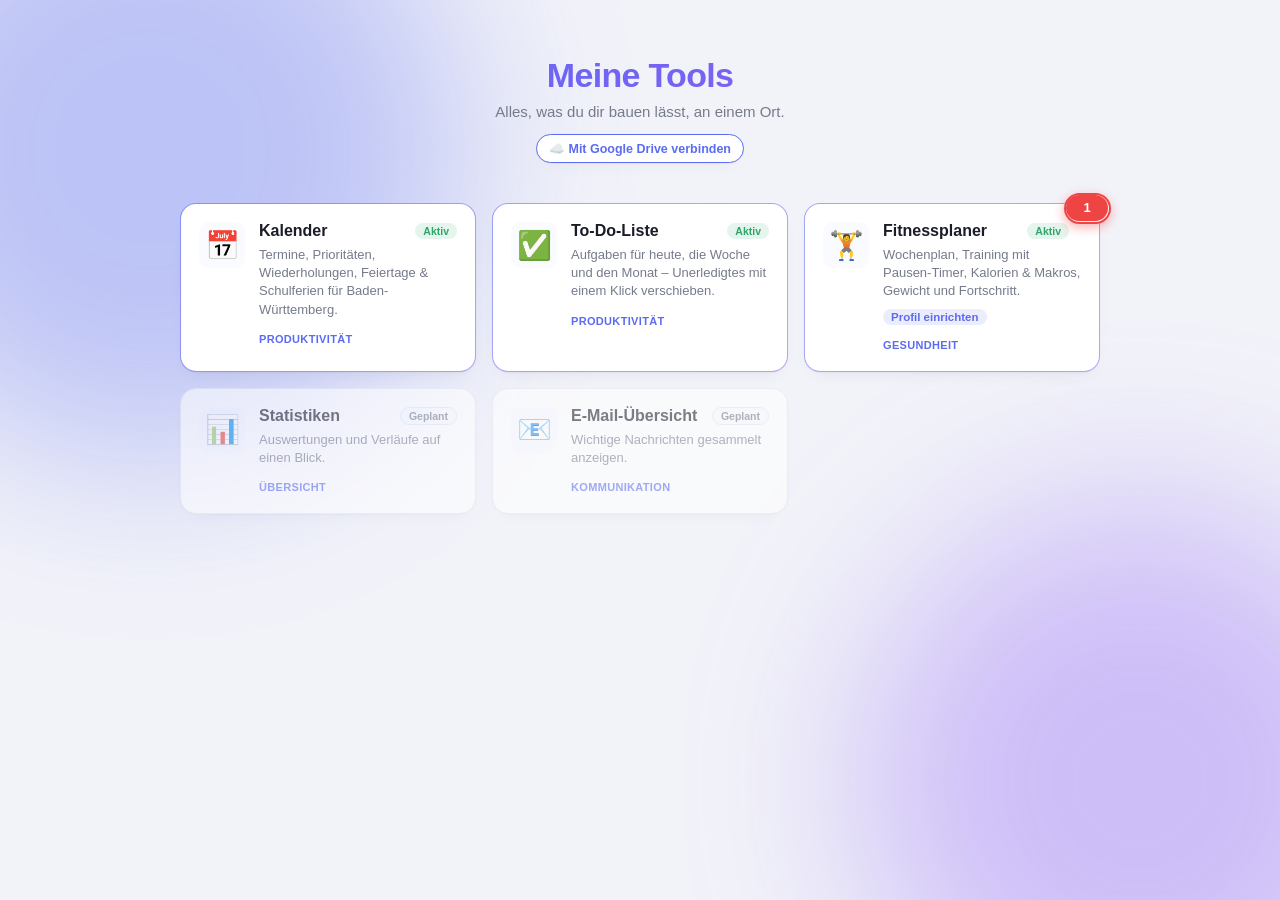
<file: index.html>
<!DOCTYPE html>
<html lang="de">
<head>
<meta charset="UTF-8">
<meta http-equiv="Content-Security-Policy" content="default-src 'self'; script-src 'self' https://accounts.google.com/gsi/; connect-src 'self' https://www.googleapis.com https://oauth2.googleapis.com https://accounts.google.com/gsi/; frame-src https://accounts.google.com/gsi/; style-src 'self' 'unsafe-inline' https://accounts.google.com/gsi/style; img-src 'self' data:; font-src 'self'; object-src 'none'; base-uri 'none'; form-action 'self'">
<meta name="referrer" content="strict-origin">
<meta name="robots" content="noindex, nofollow, noarchive">
<script src="shared/schutz.js"></script>
<meta name="viewport" content="width=device-width, initial-scale=1.0">
<title>Meine Tools</title>
<link rel="stylesheet" href="shared/theme.css">
<link rel="stylesheet" href="style.css">
</head>
<body>
  <div class="app">
    <header class="hub-header">
      <h1 class="gradient-title">Meine Tools</h1>
      <p class="subtitle">Alles, was du dir bauen lässt, an einem Ort.</p>
      <div class="hub-sync" data-sync-slot="full"></div>
    </header>

    <div id="toolGrid" class="tool-grid"></div>
  </div>

  <script src="shared/sync-config.js"></script>
  <script src="shared/sync.js"></script>
  <script src="kalender/vorlagen.js"></script>
  <script src="kalender/vorlagen.lokal.js"></script>
  <script src="kalender/daten.js"></script>
  <script src="todo/vorlagen.js"></script>
  <script src="todo/vorlagen.lokal.js"></script>
  <script src="todo/daten.js"></script>
  <script src="fitness/vorlagen.js"></script>
  <script src="fitness/daten.js"></script>
  <script src="script.js"></script>
</body>
</html>
</file>
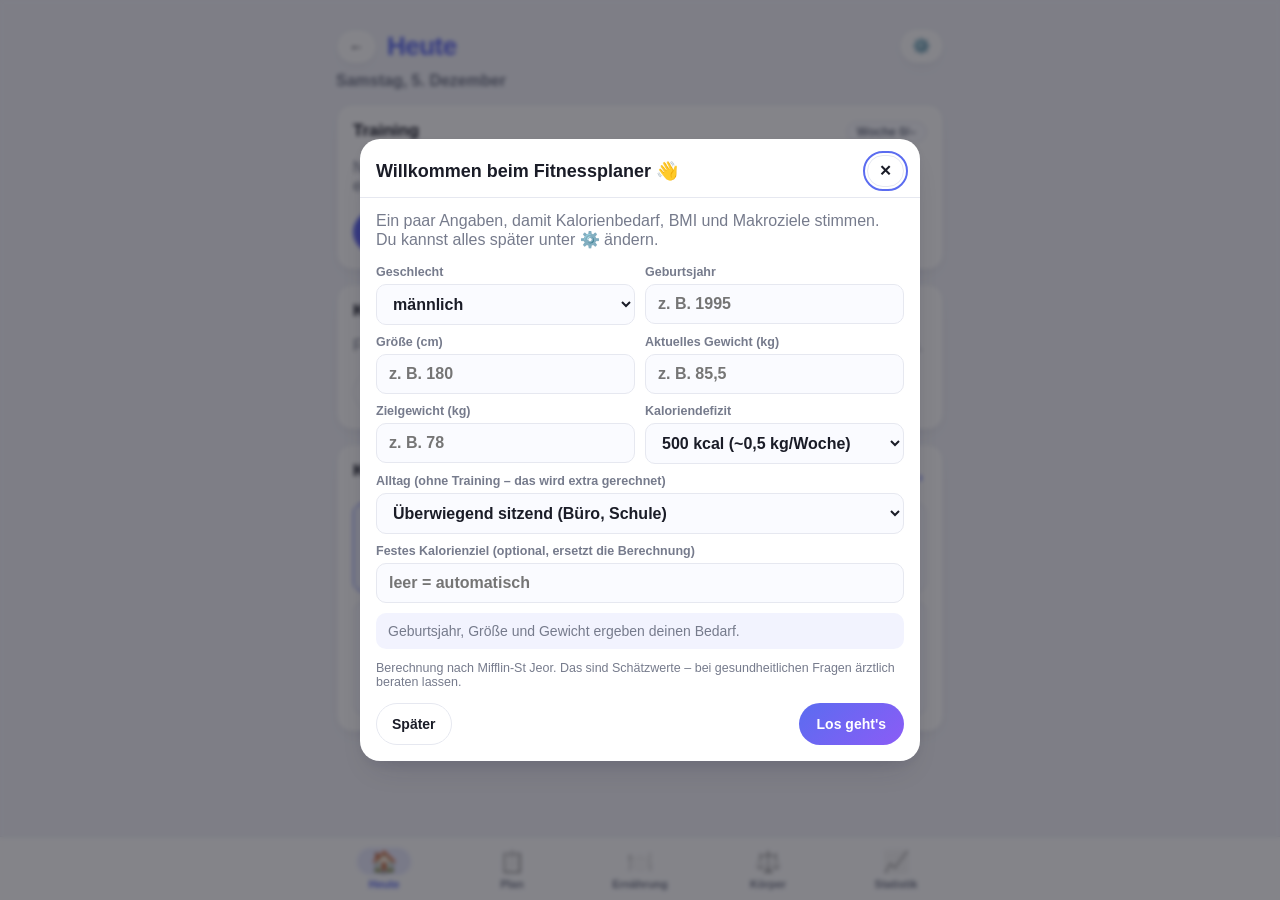
<file: fitness/index.html>
<!DOCTYPE html>
<html lang="de">
<head>
<meta charset="UTF-8">
<meta http-equiv="Content-Security-Policy" content="default-src 'self'; script-src 'self' https://accounts.google.com/gsi/; connect-src 'self' https://world.openfoodfacts.org https://www.googleapis.com https://oauth2.googleapis.com https://accounts.google.com/gsi/; frame-src https://accounts.google.com/gsi/; style-src 'self' 'unsafe-inline' https://accounts.google.com/gsi/style; img-src 'self' data:; font-src 'self'; object-src 'none'; base-uri 'none'; form-action 'self'">
<meta name="referrer" content="strict-origin">
<meta name="robots" content="noindex, nofollow, noarchive">
<script src="../shared/schutz.js"></script>
<meta name="viewport" content="width=device-width, initial-scale=1.0, viewport-fit=cover">
<meta name="theme-color" content="#5b6cf0">
<title>Fitnessplaner</title>
<link rel="stylesheet" href="../shared/theme.css">
<link rel="stylesheet" href="style.css">
</head>
<body>
  <div class="app">
    <header class="fit-header">
      <a href="../index.html" class="back-link" aria-label="Zur Übersicht">&#8592;</a>
      <h1 class="gradient-title" id="viewTitle">Heute</h1>
      <div class="fit-sync" data-sync-slot></div>
      <button type="button" id="settingsBtn" class="icon-btn" aria-label="Einstellungen">⚙️</button>
    </header>

    <main>
      <section id="view-heute" class="view" data-title="Heute"></section>
      <section id="view-plan" class="view" data-title="Trainingsplan" hidden></section>
      <section id="view-ernaehrung" class="view" data-title="Ernährung" hidden></section>
      <section id="view-koerper" class="view" data-title="Körper" hidden></section>
      <section id="view-statistik" class="view" data-title="Statistik" hidden></section>
    </main>
  </div>

  <nav class="tabbar" aria-label="Bereiche">
    <button type="button" class="tab" data-view="heute"><span class="tab-icon">🏠</span>Heute</button>
    <button type="button" class="tab" data-view="plan"><span class="tab-icon">📋</span>Plan</button>
    <button type="button" class="tab" data-view="ernaehrung"><span class="tab-icon">🍽️</span>Ernährung</button>
    <button type="button" class="tab" data-view="koerper"><span class="tab-icon">⚖️</span>Körper</button>
    <button type="button" class="tab" data-view="statistik"><span class="tab-icon">📈</span>Statistik</button>
  </nav>

  <!-- Laufendes Training (Vollbild) -->
  <section id="live" class="live" hidden aria-label="Laufendes Training">
    <header class="live-header">
      <button type="button" id="liveMinimize" class="icon-btn" aria-label="Minimieren – Training läuft weiter">←</button>
      <div class="live-title">
        <strong id="liveName"></strong>
        <span id="liveClock" class="live-clock">0:00</span>
      </div>
      <button type="button" id="liveFinish" class="primary-btn">Beenden</button>
    </header>
    <div id="liveProgress" class="live-progress"><span></span></div>
    <div id="liveBody" class="live-body"></div>
    <div id="restBar" class="rest-bar" hidden>
      <div class="rest-fill"></div>
      <div class="rest-content">
        <button type="button" id="restMinus" class="rest-btn">−15</button>
        <div class="rest-center">
          <span id="restLabel" class="rest-label">Pause</span>
          <strong id="restTime">0:00</strong>
        </div>
        <button type="button" id="restPlus" class="rest-btn">+15</button>
        <button type="button" id="restSkip" class="rest-btn">Weiter</button>
      </div>
    </div>
  </section>

  <!-- Allgemeine Eingabefenster (zweite Ebene für Auswahl innerhalb eines Fensters) -->
  <dialog id="sheet1" class="sheet">
    <div class="sheet-head">
      <h2 class="sheet-title"></h2>
      <button type="button" class="icon-btn sheet-close" aria-label="Schließen">✕</button>
    </div>
    <div class="sheet-body"></div>
  </dialog>
  <dialog id="sheet2" class="sheet">
    <div class="sheet-head">
      <h2 class="sheet-title"></h2>
      <button type="button" class="icon-btn sheet-close" aria-label="Schließen">✕</button>
    </div>
    <div class="sheet-body"></div>
  </dialog>
  <dialog id="sheet3" class="sheet">
    <div class="sheet-head">
      <h2 class="sheet-title"></h2>
      <button type="button" class="icon-btn sheet-close" aria-label="Schließen">✕</button>
    </div>
    <div class="sheet-body"></div>
  </dialog>

  <div id="toast" class="toast" hidden>
    <span id="toastText"></span>
    <button type="button" id="toastUndo" class="toast-undo" hidden>Rückgängig</button>
  </div>
  <div id="chartTip" class="chart-tip" hidden></div>

  <script src="../shared/sync-config.js"></script>
  <script src="../shared/sync.js"></script>
  <script src="vorlagen.js"></script>
  <script src="lebensmittel.js"></script>
  <script src="daten.js"></script>
  <script src="diagramme.js"></script>
  <script src="app.js"></script>
  <script src="heute.js"></script>
  <script src="training.js"></script>
  <script src="plan.js"></script>
  <script src="barcode.js"></script>
  <script src="ernaehrung.js"></script>
  <script src="koerper.js"></script>
  <script src="statistik.js"></script>
  <script src="einstellungen.js"></script>
  <script src="start.js"></script>
</body>
</html>
</file>
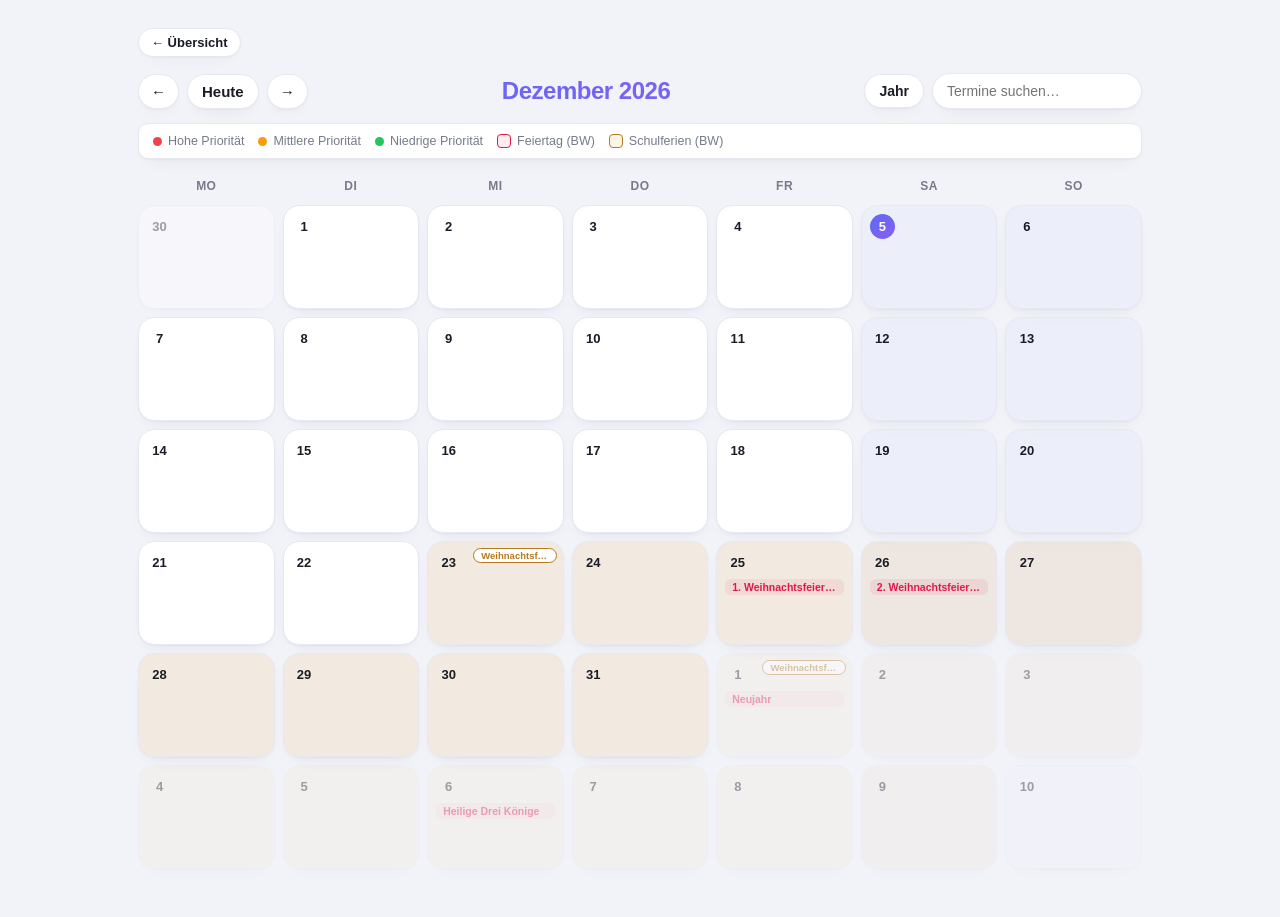
<file: kalender/index.html>
<!DOCTYPE html>
<html lang="de">
<head>
<meta charset="UTF-8">
<meta http-equiv="Content-Security-Policy" content="default-src 'self'; script-src 'self' https://accounts.google.com/gsi/; connect-src 'self' https://www.googleapis.com https://oauth2.googleapis.com https://accounts.google.com/gsi/; frame-src https://accounts.google.com/gsi/; style-src 'self' 'unsafe-inline' https://accounts.google.com/gsi/style; img-src 'self' data:; font-src 'self'; object-src 'none'; base-uri 'none'; form-action 'self'">
<meta name="referrer" content="strict-origin">
<meta name="robots" content="noindex, nofollow, noarchive">
<script src="../shared/schutz.js"></script>
<meta name="viewport" content="width=device-width, initial-scale=1.0">
<title>Mein Kalender</title>
<link rel="stylesheet" href="../shared/theme.css">
<link rel="stylesheet" href="style.css">
</head>
<body>
  <div class="app">
    <a href="../index.html" class="back-link">&#8592; Übersicht</a>
    <header class="toolbar">
      <div class="toolbar-left">
        <button id="prevBtn" class="icon-btn" aria-label="Vorheriger Monat">&#8592;</button>
        <button id="todayBtn" class="today-btn">Heute</button>
        <button id="nextBtn" class="icon-btn" aria-label="Nächster Monat">&#8594;</button>
      </div>
      <h1 id="monthLabel" class="gradient-title"></h1>
      <div class="toolbar-right">
        <button id="viewToggleBtn" class="today-btn view-toggle" aria-pressed="false">Jahr</button>
        <input id="searchInput" type="search" placeholder="Termine suchen…" />
      </div>
    </header>

    <div class="legend">
      <span class="legend-item"><span class="dot dot-high"></span>Hohe Priorität</span>
      <span class="legend-item"><span class="dot dot-medium"></span>Mittlere Priorität</span>
      <span class="legend-item"><span class="dot dot-low"></span>Niedrige Priorität</span>
      <span class="legend-item"><span class="swatch swatch-holiday"></span>Feiertag (BW)</span>
      <span class="legend-item"><span class="swatch swatch-ferien"></span>Schulferien (BW)</span>
    </div>

    <div id="monthView">
      <div class="weekdays" id="weekdays"></div>
      <div class="grid" id="grid"></div>
    </div>
    <div id="yearView" class="year-grid" hidden></div>
  </div>

  <!-- Tagesansicht -->
  <dialog id="dayDialog">
    <div class="day-view">
      <header class="day-view-header">
        <button type="button" id="dayPrevBtn" class="icon-btn" aria-label="Vorheriger Tag">&#8592;</button>
        <div class="day-view-title">
          <h2 id="dayTitle"></h2>
          <div id="dayInfo" class="day-info"></div>
        </div>
        <button type="button" id="dayNextBtn" class="icon-btn" aria-label="Nächster Tag">&#8594;</button>
      </header>
      <div id="dayAllDay" class="day-allday"></div>
      <div id="dayTimeline" class="timeline"></div>
      <div class="dialog-actions day-view-actions">
        <button type="button" id="dayAddBtn" class="primary-btn">+ Termin</button>
        <span class="spacer"></span>
        <button type="button" id="dayCloseBtn" class="ghost-btn">Schließen</button>
      </div>
    </div>
  </dialog>

  <!-- Event Dialog -->
  <dialog id="eventDialog">
    <form id="eventForm" method="dialog">
      <h2 id="dialogTitle">Termin hinzufügen</h2>
      <input type="hidden" id="eventId">
      <input type="hidden" id="eventDate">

      <label>Titel
        <input type="text" id="eventTitle" required maxlength="80" placeholder="z. B. Zahnarzt">
      </label>

      <div class="row">
        <label>Von
          <input type="time" id="eventTime">
        </label>
        <label>Bis (optional)
          <input type="time" id="eventEndTime">
        </label>
      </div>

      <div class="row">
        <label>Farbe
          <select id="eventColor">
            <option value="blue">Blau</option>
            <option value="green">Grün</option>
            <option value="orange">Orange</option>
            <option value="pink">Pink</option>
            <option value="purple">Lila</option>
          </select>
        </label>
        <label>Priorität
          <select id="eventPriority">
            <option value="low">Niedrig</option>
            <option value="medium" selected>Mittel</option>
            <option value="high">Hoch</option>
          </select>
        </label>
      </div>

      <div class="row">
        <label>Wiederholung
          <select id="eventRecurrence">
            <option value="none">Keine</option>
            <option value="daily">Täglich</option>
            <option value="weekly">Wöchentlich</option>
            <option value="monthly">Monatlich</option>
            <option value="yearly">Jährlich</option>
          </select>
        </label>
      </div>

      <div class="row" id="recurrenceOptions" hidden>
        <label>Intervall
          <input type="number" id="eventInterval" min="1" max="52" value="1">
        </label>
        <label>Wiederholen bis (optional)
          <input type="date" id="eventUntil">
        </label>
      </div>

      <label>Notiz
        <textarea id="eventNote" maxlength="300" rows="3" placeholder="Optional…"></textarea>
      </label>

      <p id="seriesHint" class="series-hint" hidden>Änderungen und Löschen betreffen die gesamte Serie.</p>

      <div class="dialog-actions">
        <button type="button" id="deleteBtn" class="danger-btn" hidden>Löschen</button>
        <span class="spacer"></span>
        <button type="button" id="cancelBtn" class="ghost-btn">Abbrechen</button>
        <button type="submit" class="primary-btn">Speichern</button>
      </div>
    </form>
  </dialog>

  <script src="../shared/sync-config.js"></script>
  <script src="../shared/sync.js"></script>
  <script src="feiertage.js"></script>
  <script src="vorlagen.js"></script>
  <script src="vorlagen.lokal.js"></script>
  <script src="daten.js"></script>
  <script src="../fitness/vorlagen.js"></script>
  <script src="../fitness/daten.js"></script>
  <script src="script.js"></script>
</body>
</html>
</file>
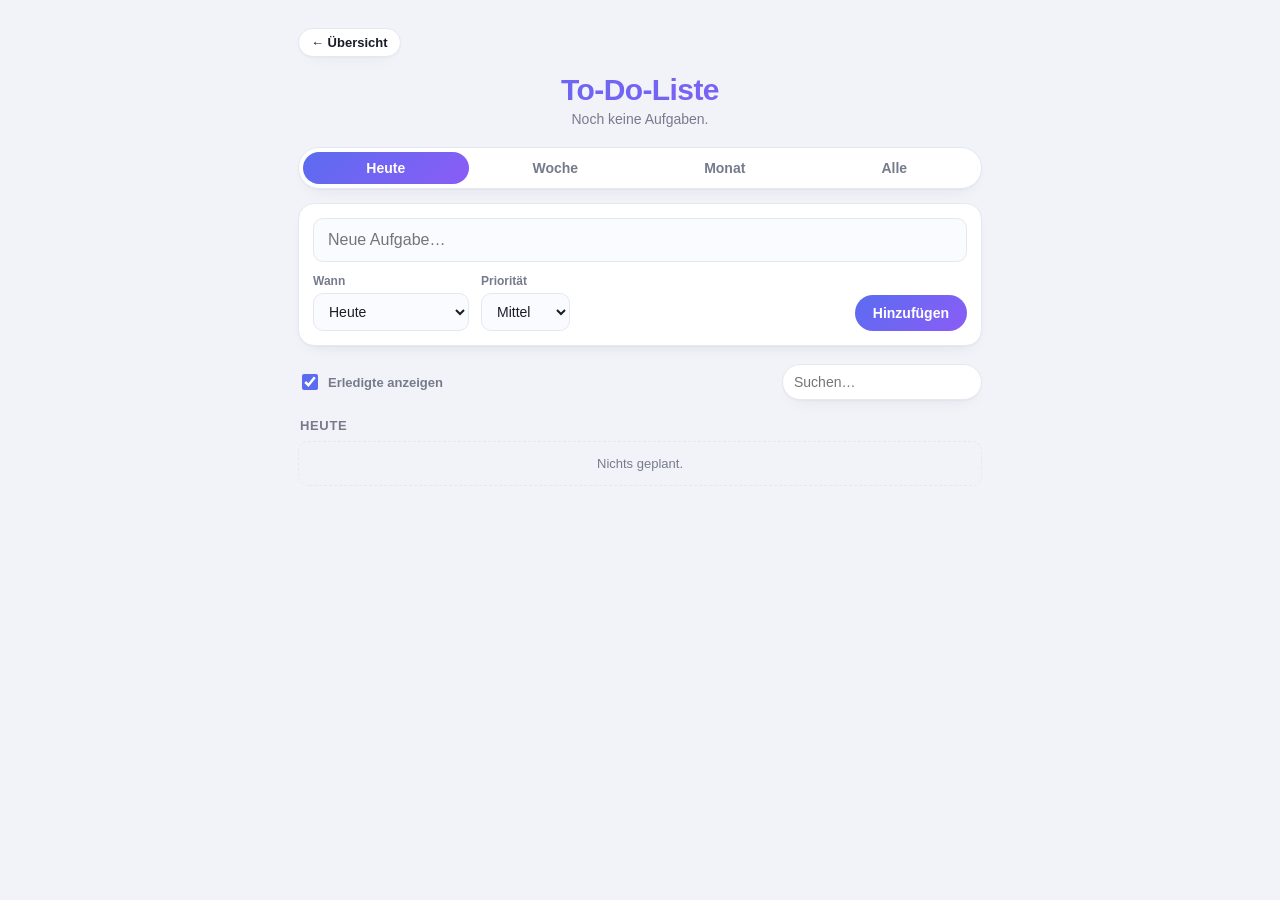
<file: todo/index.html>
<!DOCTYPE html>
<html lang="de">
<head>
<meta charset="UTF-8">
<meta http-equiv="Content-Security-Policy" content="default-src 'self'; script-src 'self' https://accounts.google.com/gsi/; connect-src 'self' https://www.googleapis.com https://oauth2.googleapis.com https://accounts.google.com/gsi/; frame-src https://accounts.google.com/gsi/; style-src 'self' 'unsafe-inline' https://accounts.google.com/gsi/style; img-src 'self' data:; font-src 'self'; object-src 'none'; base-uri 'none'; form-action 'self'">
<meta name="referrer" content="strict-origin">
<meta name="robots" content="noindex, nofollow, noarchive">
<script src="../shared/schutz.js"></script>
<meta name="viewport" content="width=device-width, initial-scale=1.0">
<title>To-Do-Liste</title>
<link rel="stylesheet" href="../shared/theme.css">
<link rel="stylesheet" href="style.css">
</head>
<body>
  <div class="app">
    <a href="../index.html" class="back-link">&#8592; Übersicht</a>

    <header class="todo-header">
      <h1 class="gradient-title">To-Do-Liste</h1>
      <p id="summary" class="summary"></p>
    </header>

    <nav class="tabs" role="tablist">
      <button type="button" class="tab-btn active" data-view="day" role="tab">Heute <span class="tab-count"></span></button>
      <button type="button" class="tab-btn" data-view="week" role="tab">Woche <span class="tab-count"></span></button>
      <button type="button" class="tab-btn" data-view="month" role="tab">Monat <span class="tab-count"></span></button>
      <button type="button" class="tab-btn" data-view="all" role="tab">Alle <span class="tab-count"></span></button>
    </nav>

    <form id="addForm" class="add-form" autocomplete="off">
      <input type="text" id="newTitle" placeholder="Neue Aufgabe…" maxlength="120" required>
      <div class="add-options">
        <label class="field">Wann
          <select id="newWhen" class="when-select"></select>
        </label>
        <label class="field" id="newDateField" hidden>Datum
          <input type="date" id="newDate">
        </label>
        <label class="field">Priorität
          <select id="newPriority">
            <option value="low">Niedrig</option>
            <option value="medium" selected>Mittel</option>
            <option value="high">Hoch</option>
          </select>
        </label>
        <button type="submit" class="primary-btn">Hinzufügen</button>
      </div>
    </form>

    <div class="list-toolbar">
      <label class="toggle">
        <input type="checkbox" id="showDone" checked>
        Erledigte anzeigen
      </label>
      <input id="searchInput" type="search" placeholder="Suchen…">
    </div>

    <div id="sections"></div>
    <p id="emptyState" class="empty-state" hidden></p>

    <div class="list-footer">
      <button type="button" id="clearDoneBtn" class="ghost-btn">Erledigte löschen</button>
    </div>
  </div>

  <div id="toast" class="toast" hidden>
    <span id="toastText"></span>
    <button type="button" id="toastUndo" class="toast-undo">Rückgängig</button>
  </div>

  <!-- Bearbeiten -->
  <dialog id="editDialog">
    <form id="editForm" method="dialog">
      <h2>Aufgabe bearbeiten</h2>
      <label class="field">Titel
        <input type="text" id="editTitle" required maxlength="120">
      </label>
      <div class="row">
        <label class="field">Wann
          <select id="editWhen" class="when-select"></select>
        </label>
        <label class="field" id="editDateField" hidden>Datum
          <input type="date" id="editDate">
        </label>
      </div>
      <label class="field">Priorität
        <select id="editPriority">
          <option value="low">Niedrig</option>
          <option value="medium">Mittel</option>
          <option value="high">Hoch</option>
        </select>
      </label>
      <label class="field">Notiz
        <textarea id="editNote" rows="3" maxlength="500" placeholder="Optional…"></textarea>
      </label>
      <p id="editPostponed" class="postponed-hint" hidden></p>
      <div class="dialog-actions">
        <button type="button" id="editDeleteBtn" class="danger-btn">Löschen</button>
        <span class="spacer"></span>
        <button type="button" id="editCancelBtn" class="ghost-btn">Abbrechen</button>
        <button type="submit" class="primary-btn">Speichern</button>
      </div>
    </form>
  </dialog>

  <script src="../shared/sync-config.js"></script>
  <script src="../shared/sync.js"></script>
  <script src="vorlagen.js"></script>
  <script src="vorlagen.lokal.js"></script>
  <script src="daten.js"></script>
  <script src="script.js"></script>
</body>
</html>
</file>
<file: shared/theme.css>
/* Gemeinsames Design für alle Tools in diesem Projekt. */
:root {
  --bg: #f2f3f9;
  --surface: #ffffff;
  --surface-2: #fafbff;
  --border: #e6e8f0;
  --text: #1a1c27;
  --text-muted: #767b8c;
  --accent: #5b6cf0;
  --accent-2: #8b5cf6;
  --accent-contrast: #ffffff;
  --radius: 16px;
  --radius-sm: 10px;
  --shadow: 0 1px 2px rgba(30, 34, 60, 0.04), 0 8px 20px -12px rgba(30, 34, 60, 0.12);
  --shadow-hover: 0 4px 10px rgba(30, 34, 60, 0.06), 0 16px 32px -16px rgba(30, 34, 60, 0.22);
}

@media (prefers-color-scheme: dark) {
  :root {
    --bg: #101119;
    --surface: #191b26;
    --surface-2: #1e2130;
    --border: #2b2e40;
    --text: #edeef7;
    --text-muted: #8d92a8;
    --shadow: 0 1px 2px rgba(0, 0, 0, 0.2), 0 8px 24px -12px rgba(0, 0, 0, 0.5);
    --shadow-hover: 0 4px 12px rgba(0, 0, 0, 0.3), 0 20px 36px -16px rgba(0, 0, 0, 0.6);
  }
}

* { box-sizing: border-box; }

body {
  margin: 0;
  font-family: "Inter", -apple-system, "Segoe UI", Roboto, sans-serif;
  background: var(--bg);
  color: var(--text);
  -webkit-font-smoothing: antialiased;
}

a { color: inherit; }

.gradient-title {
  background: linear-gradient(90deg, var(--accent), var(--accent-2));
  -webkit-background-clip: text;
  background-clip: text;
  color: transparent;
}

.icon-btn, .today-btn, .back-link {
  border: 1px solid var(--border);
  background: var(--surface);
  color: var(--text);
  border-radius: 999px;
  padding: 8px 14px;
  font-size: 15px;
  font-weight: 600;
  cursor: pointer;
  box-shadow: var(--shadow);
  transition: transform .12s ease, border-color .12s ease, color .12s ease;
  text-decoration: none;
  display: inline-flex;
  align-items: center;
  gap: 6px;
}

.icon-btn { padding: 8px 12px; }

.icon-btn:hover, .today-btn:hover, .back-link:hover {
  border-color: var(--accent);
  color: var(--accent);
  transform: translateY(-1px);
}

.icon-btn:active, .today-btn:active, .back-link:active { transform: translateY(0); }

.primary-btn {
  background: linear-gradient(135deg, var(--accent), var(--accent-2));
  color: white;
  border: none;
  border-radius: 999px;
  padding: 10px 18px;
  font-size: 14px;
  font-weight: 700;
  cursor: pointer;
}

.ghost-btn {
  background: transparent;
  border: 1px solid var(--border);
  color: var(--text);
  border-radius: 999px;
  padding: 10px 15px;
  font-size: 14px;
  font-weight: 600;
  cursor: pointer;
}

.danger-btn {
  background: transparent;
  border: 1px solid #e0568c;
  color: #e0568c;
  border-radius: 999px;
  padding: 10px 15px;
  font-size: 14px;
  font-weight: 600;
  cursor: pointer;
}

/* Google-Drive-Sync: Statusanzeige (shared/sync.js) */
.sync-chip {
  border: 1px solid var(--border);
  background: var(--surface);
  color: var(--text-muted);
  border-radius: 999px;
  padding: 6px 12px;
  font: inherit;
  font-size: 12.5px;
  font-weight: 600;
  cursor: pointer;
  box-shadow: var(--shadow);
  white-space: nowrap;
  max-width: 100%;
  overflow: hidden;
  text-overflow: ellipsis;
}

.sync-chip:disabled { cursor: default; opacity: .7; }
.sync-chip[data-state="need-auth"], .sync-chip[data-state="off"] { color: var(--accent); border-color: var(--accent); }
.sync-chip[data-state="error"] { color: #e0568c; border-color: #e0568c; }

.sync-disconnect {
  border: none;
  background: none;
  color: var(--text-muted);
  font: inherit;
  font-size: 12px;
  text-decoration: underline;
  cursor: pointer;
  margin-left: 8px;
}

[data-sync-slot][hidden] { display: none; }

.sync-floating {
  position: fixed;
  left: 12px;
  bottom: calc(12px + env(safe-area-inset-bottom));
  z-index: 40;
  max-width: calc(100vw - 24px);
}

.hub-sync {
  display: flex;
  justify-content: center;
  align-items: center;
  margin-top: 14px;
}

.fit-sync {
  min-width: 0;
  flex: 0 1 auto;
}

/* Im Fitnessplaner am Handy nur das Symbol zeigen */
@media (max-width: 520px) {
  .fit-sync .sync-chip {
    width: 38px;
    height: 38px;
    padding: 0;
    font-size: 16px;
  }

  .fit-sync .sync-text { display: none; }
}
</file>
<file: style.css>
body {
  position: relative;
  overflow-x: hidden;
}

body::before,
body::after {
  content: "";
  position: fixed;
  z-index: 0;
  pointer-events: none;
  border-radius: 50%;
  filter: blur(90px);
  opacity: 0.35;
  will-change: transform;
}

body::before {
  width: 620px;
  height: 620px;
  top: -160px;
  left: -160px;
  background: var(--accent);
  animation: drift-a 24s ease-in-out infinite alternate;
}

body::after {
  width: 560px;
  height: 560px;
  bottom: -160px;
  right: -140px;
  background: var(--accent-2);
  animation: drift-b 28s ease-in-out infinite alternate;
}

@media (prefers-color-scheme: dark) {
  body::before,
  body::after {
    opacity: 0.45;
  }
}

@keyframes drift-a {
  from { transform: translate(0, 0); }
  to { transform: translate(110px, 90px); }
}

@keyframes drift-b {
  from { transform: translate(0, 0); }
  to { transform: translate(-100px, -70px); }
}

@media (prefers-reduced-motion: reduce) {
  body::before,
  body::after {
    animation: none;
  }
}

.app {
  position: relative;
  z-index: 1;
  max-width: 960px;
  margin: 0 auto;
  padding: 56px 20px 60px;
}

.hub-header {
  text-align: center;
  margin-bottom: 40px;
}

.hub-header h1 {
  font-size: 34px;
  font-weight: 800;
  letter-spacing: -0.02em;
  margin: 0 0 8px;
}

.subtitle {
  color: var(--text-muted);
  font-size: 15px;
  margin: 0;
}

.tool-grid {
  display: grid;
  grid-template-columns: repeat(auto-fill, minmax(260px, 1fr));
  gap: 16px;
}

.tool-card {
  position: relative;
  display: flex;
  gap: 14px;
  padding: 18px;
  border: 1.5px solid transparent;
  border-radius: var(--radius);
  background:
    linear-gradient(var(--surface), var(--surface)) padding-box,
    linear-gradient(135deg, rgba(91, 108, 240, 0.55), rgba(139, 92, 246, 0.55)) border-box;
  box-shadow: var(--shadow);
  text-decoration: none;
  color: var(--text);
  cursor: pointer;
  transition: box-shadow .2s ease, transform .2s ease;
}

.tool-card:hover {
  box-shadow: var(--shadow-hover), 0 0 20px rgba(91, 108, 240, 0.35), 0 0 44px rgba(139, 92, 246, 0.2);
  transform: translateY(-4px) scale(1.03);
}

.tool-card-planned {
  border: 1.5px solid var(--border);
  background: var(--surface);
  cursor: default;
  opacity: 0.55;
}

.tool-card-planned:hover {
  box-shadow: var(--shadow);
  transform: none;
}

.tool-icon {
  font-size: 28px;
  flex: none;
  width: 46px;
  height: 46px;
  display: flex;
  align-items: center;
  justify-content: center;
  background: var(--surface-2);
  border-radius: var(--radius-sm);
}

.tool-body {
  flex: 1;
  min-width: 0;
}

.tool-title-row {
  display: flex;
  align-items: center;
  justify-content: space-between;
  gap: 8px;
}

.tool-title-row h2 {
  font-size: 16px;
  font-weight: 700;
  margin: 0;
}

.status-badge {
  font-size: 10.5px;
  font-weight: 700;
  padding: 2px 8px;
  border-radius: 999px;
  white-space: nowrap;
  flex: none;
}

.status-active {
  color: #2fa66a;
  background: rgba(47, 166, 106, 0.12);
}

.status-planned {
  color: var(--text-muted);
  background: var(--surface-2);
  border: 1px solid var(--border);
}

.tool-desc {
  font-size: 13px;
  color: var(--text-muted);
  margin: 6px 0 10px;
  line-height: 1.4;
}

.tool-category {
  font-size: 11px;
  font-weight: 600;
  color: var(--accent);
  text-transform: uppercase;
  letter-spacing: .03em;
}

/* Benachrichtigungs-Zähler (wie bei App-Icons) */
.tool-card.has-news .status-badge { margin-right: 12px; }

.notify-badge {
  position: absolute;
  top: -11px;
  right: -11px;
  min-width: 26px;
  height: 26px;
  padding: 0 8px;
  border-radius: 999px;
  background: #ef4444;
  color: #fff;
  font-size: 13px;
  font-weight: 800;
  line-height: 26px;
  text-align: center;
  font-variant-numeric: tabular-nums;
  border: 2.5px solid var(--bg);
  box-sizing: content-box;
  box-shadow: 0 4px 12px rgba(239, 68, 68, 0.45);
  z-index: 2;
}

.notify-badge[hidden] { display: none; }

/* Sanft pulsierender Ring, damit neue Zahlen auffallen */
.notify-badge::after {
  content: "";
  position: absolute;
  inset: -2.5px;
  border-radius: inherit;
  border: 2px solid #ef4444;
  animation: badge-pulse 2s ease-out infinite;
  pointer-events: none;
}

.notify-badge.pop {
  animation: badge-pop .45s cubic-bezier(.3, 1.6, .5, 1);
}

@keyframes badge-pulse {
  0% { transform: scale(1); opacity: .8; }
  70%, 100% { transform: scale(1.7); opacity: 0; }
}

@keyframes badge-pop {
  0% { transform: scale(0); }
  100% { transform: scale(1); }
}

@media (prefers-reduced-motion: reduce) {
  .notify-badge::after { animation: none; opacity: 0; }
  .notify-badge.pop { animation: none; }
}

.tool-news {
  display: flex;
  flex-wrap: wrap;
  gap: 5px;
  margin: -2px 0 10px;
}

.tool-news[hidden] { display: none; }

.news-item {
  font-size: 11.5px;
  font-weight: 600;
  padding: 2px 8px;
  border-radius: 999px;
  color: var(--accent);
  background: rgba(91, 108, 240, 0.12);
  max-width: 100%;
  overflow: hidden;
  text-overflow: ellipsis;
  white-space: nowrap;
}

.news-item.urgent {
  color: #ef4444;
  background: rgba(239, 68, 68, 0.12);
}
</file>
<file: fitness/style.css>
/* Fitnessplaner – fürs Handy gebaut, ergänzt das gemeinsame ../shared/theme.css */
:root {
  --blue: #5b6cf0;
  --green: #2fa66a;
  --orange: #e08a2c;
  --pink: #e0568c;
  --purple: #8a5fe0;

  --ok: #1f8f55;
  --ok-bg: rgba(47, 166, 106, 0.12);
  --bad: #d03b3b;
  --warn: #b7791f;
  --water: #2a78d6;
  --input-bg: var(--surface-2);

  /* Diagramme (validierte Referenzpalette, eigene Stufen für dunkel) */
  --viz-s1: #2a78d6;
  --viz-s2: #86b6ef;
  --viz-pos: #e34948;
  --viz-neg: #2a78d6;
  --viz-grid: #e9eaef;
  --viz-axis: #767b8c;
  --viz-ref: #52514e;
  --heat-0: #eceef4;
  --heat-1: #b7d3f6;
  --heat-2: #6da7ec;
  --heat-3: #2a78d6;
  --heat-4: #184f95;

  --tabbar-h: 64px;
}

@media (prefers-color-scheme: dark) {
  :root {
    --ok: #4cc983;
    --bad: #f07272;
    --warn: #f2b957;
    --water: #5598e7;
    --viz-s1: #3987e5;
    --viz-s2: #256abf;
    --viz-pos: #e66767;
    --viz-neg: #3987e5;
    --viz-grid: #2b2e40;
    --viz-axis: #8d92a8;
    --viz-ref: #c3c2b7;
    --heat-0: #232636;
    --heat-1: #184f95;
    --heat-2: #256abf;
    --heat-3: #3987e5;
    --heat-4: #86b6ef;
  }
}

html { -webkit-text-size-adjust: 100%; }

body {
  padding-bottom: calc(var(--tabbar-h) + env(safe-area-inset-bottom) + 16px);
}

body.live-open { overflow: hidden; }

.app {
  max-width: 640px;
  margin: 0 auto;
  padding: calc(12px + env(safe-area-inset-top)) 16px 16px;
}

button { font-family: inherit; }
button:disabled { opacity: .45; cursor: not-allowed; }

input, select, textarea {
  font: inherit;
  font-size: 16px; /* verhindert Zoom auf iOS */
  color: var(--text);
  background: var(--input-bg);
  border: 1px solid var(--border);
  border-radius: var(--radius-sm);
  padding: 10px 12px;
  width: 100%;
  min-width: 0;
}

input:focus, select:focus, textarea:focus {
  outline: none;
  border-color: var(--accent);
  box-shadow: 0 0 0 3px rgba(91, 108, 240, 0.18);
}

textarea { resize: vertical; }

:focus-visible { outline: 2px solid var(--accent); outline-offset: 2px; }

/* ---------- Kopf & Navigation ---------- */

.fit-header {
  display: flex;
  align-items: center;
  gap: 10px;
  margin-bottom: 8px;
}

.fit-header h1 {
  flex: 1;
  margin: 0;
  font-size: 26px;
  font-weight: 800;
  letter-spacing: -0.02em;
}

.back-link { padding: 8px 12px; }

.view-sub {
  margin: 0 0 14px;
  color: var(--text-muted);
  font-weight: 600;
}

.tabbar {
  position: fixed;
  left: 0;
  right: 0;
  bottom: 0;
  z-index: 20;
  display: flex;
  justify-content: center;
  height: calc(var(--tabbar-h) + env(safe-area-inset-bottom));
  padding-bottom: env(safe-area-inset-bottom);
  background: color-mix(in srgb, var(--surface) 92%, transparent);
  backdrop-filter: blur(12px);
  border-top: 1px solid var(--border);
}

.tab {
  flex: 1;
  max-width: 128px;
  border: none;
  background: transparent;
  color: var(--text-muted);
  font-size: 11px;
  font-weight: 600;
  display: flex;
  flex-direction: column;
  align-items: center;
  justify-content: center;
  gap: 3px;
  cursor: pointer;
  -webkit-tap-highlight-color: transparent;
}

.tab-icon {
  font-size: 21px;
  line-height: 1;
  padding: 3px 14px;
  border-radius: 999px;
  filter: grayscale(1);
  opacity: .7;
  transition: background .15s ease;
}

.tab.active { color: var(--accent); }
.tab.active .tab-icon { filter: none; opacity: 1; background: rgba(91, 108, 240, 0.14); }

/* ---------- Karten & Grundbausteine ---------- */

.card {
  background: var(--surface);
  border: 1px solid var(--border);
  border-radius: var(--radius);
  box-shadow: var(--shadow);
  padding: 16px;
  margin-bottom: 14px;
}

.card-head {
  display: flex;
  align-items: flex-start;
  justify-content: space-between;
  gap: 10px;
  margin-bottom: 10px;
}

.card-head h2 {
  margin: 0;
  font-size: 17px;
  font-weight: 700;
}

.card-head p { margin: 2px 0 0; }

.muted { color: var(--text-muted); }
.small-text { font-size: 12.5px; }
.ok-text { color: var(--ok); font-weight: 600; }
.bad-text { color: var(--bad); }
.warn-text { color: var(--warn); font-weight: 600; }
.danger-text { color: var(--bad) !important; }
.grow { flex: 1; min-width: 0; }
.ellipsis { display: block; white-space: nowrap; overflow: hidden; text-overflow: ellipsis; }
.wide { width: 100%; }

.pill {
  flex: none;
  font-size: 12px;
  font-weight: 700;
  padding: 3px 10px;
  border-radius: 999px;
  background: var(--surface-2);
  border: 1px solid var(--border);
  color: var(--text-muted);
  white-space: nowrap;
}

.pill.small { font-size: 10.5px; padding: 1px 7px; vertical-align: middle; }

.link-btn {
  border: none;
  background: none;
  color: var(--accent);
  font-size: 14px;
  font-weight: 600;
  padding: 8px 4px;
  cursor: pointer;
  text-align: left;
}

.chip-btn {
  border: 1px solid var(--border);
  background: var(--surface);
  color: var(--text);
  border-radius: 999px;
  padding: 7px 12px;
  font-size: 13px;
  font-weight: 600;
  cursor: pointer;
  white-space: nowrap;
}

.chip-btn.on {
  background: var(--accent);
  border-color: var(--accent);
  color: #fff;
}

.chip-row {
  display: flex;
  gap: 6px;
  overflow-x: auto;
  padding: 2px 0 8px;
  scrollbar-width: none;
}

.chip-row::-webkit-scrollbar { display: none; }

.filter-row { margin-bottom: 6px; }

.icon-btn.small {
  padding: 4px 9px;
  font-size: 14px;
  box-shadow: none;
}

.primary-btn, .ghost-btn, .danger-btn { min-height: 42px; }

.row-actions {
  display: flex;
  flex-wrap: wrap;
  gap: 8px;
  align-items: center;
  margin-top: 8px;
}

.row-actions.center { justify-content: center; margin-bottom: 14px; }

.field {
  display: flex;
  flex-direction: column;
  gap: 5px;
  font-size: 12.5px;
  font-weight: 600;
  color: var(--text-muted);
  margin-bottom: 10px;
}

.form-grid {
  display: grid;
  grid-template-columns: 1fr 1fr;
  gap: 0 10px;
}

.toggle {
  display: flex;
  align-items: center;
  gap: 8px;
  font-size: 14px;
  margin: 8px 0;
  cursor: pointer;
}

.toggle input { width: 18px; height: 18px; accent-color: var(--accent); }

.search { margin-bottom: 8px; }

.out {
  display: block;
  padding: 10px 0;
  font-size: 15px;
  color: var(--text);
}

/* Fortschrittsbalken */
.bar {
  height: 8px;
  border-radius: 999px;
  background: var(--surface-2);
  border: 1px solid var(--border);
  overflow: hidden;
}

.bar span {
  display: block;
  height: 100%;
  border-radius: inherit;
  background: linear-gradient(90deg, var(--accent), var(--accent-2));
  transition: width .3s ease;
}

.bar.over span { background: var(--bad); }
.bar-water span { background: var(--water); }
.bar-kcal { height: 12px; margin: 10px 0 6px; }
.bar-goal { height: 12px; margin: 8px 0; }
.bar-goal span { background: linear-gradient(90deg, var(--green), var(--accent)); }

/* Auswahllisten */
.pick-list {
  display: flex;
  flex-direction: column;
  gap: 8px;
  margin-bottom: 10px;
}

.pick-item {
  display: flex;
  flex-direction: column;
  gap: 2px;
  text-align: left;
  width: 100%;
  border: 1px solid var(--border);
  border-left: 4px solid var(--border);
  background: var(--surface-2);
  color: var(--text);
  border-radius: var(--radius-sm);
  padding: 10px 12px;
  font-size: 15px;
  cursor: pointer;
}

.pick-item.static { cursor: default; }
.pick-item:not(.static):hover { border-color: var(--accent); }

.color-blue { border-left-color: var(--blue) !important; }
.color-green { border-left-color: var(--green) !important; }
.color-orange { border-left-color: var(--orange) !important; }
.color-pink { border-left-color: var(--pink) !important; }
.color-purple { border-left-color: var(--purple) !important; }

.dot {
  display: inline-block;
  width: 9px;
  height: 9px;
  border-radius: 50%;
  margin-right: 6px;
  background: var(--accent);
}

.dot.color-blue { background: var(--blue); }
.dot.color-green { background: var(--green); }
.dot.color-orange { background: var(--orange); }
.dot.color-pink { background: var(--pink); }
.dot.color-purple { background: var(--purple); }

.group-title {
  font-size: 13px;
  text-transform: uppercase;
  letter-spacing: .04em;
  color: var(--accent);
  margin: 16px 0 6px;
}

/* ---------- Heute ---------- */

.active-banner {
  display: flex;
  align-items: center;
  gap: 12px;
  width: 100%;
  text-align: left;
  padding: 14px 16px;
  margin-bottom: 14px;
  border: none;
  border-radius: var(--radius);
  background: linear-gradient(135deg, var(--accent), var(--accent-2));
  color: #fff;
  font-size: 15px;
  cursor: pointer;
  box-shadow: var(--shadow-hover);
}

.active-banner small { opacity: .85; }
.chev { font-weight: 700; white-space: nowrap; }

.pulse-dot {
  flex: none;
  width: 12px;
  height: 12px;
  border-radius: 50%;
  background: #fff;
  animation: pulse 1.6s ease-out infinite;
}

@keyframes pulse {
  0% { box-shadow: 0 0 0 0 rgba(255, 255, 255, .7); }
  100% { box-shadow: 0 0 0 12px rgba(255, 255, 255, 0); }
}

.rest-day { font-size: 15px; margin: 4px 0 8px; }

.workout-row {
  display: flex;
  align-items: center;
  gap: 12px;
  padding: 12px;
  margin-bottom: 8px;
  border-radius: var(--radius-sm);
  background: var(--surface-2);
  border: 1px solid var(--border);
  border-left: 4px solid var(--accent);
}

.workout-row .grow { display: flex; flex-direction: column; gap: 2px; }
.workout-row strong { font-size: 16px; }
.workout-row small { font-size: 12.5px; }
.workout-row.is-done { opacity: .85; }

.done-badge {
  flex: none;
  border: none;
  border-radius: 999px;
  padding: 9px 13px;
  background: var(--ok-bg);
  color: var(--ok);
  font-weight: 700;
  font-size: 13px;
  cursor: pointer;
}

.kcal-hero {
  display: flex;
  justify-content: space-between;
  align-items: flex-end;
  gap: 12px;
  flex-wrap: wrap;
}

.hero-num {
  font-size: 40px;
  font-weight: 800;
  letter-spacing: -0.03em;
  line-height: 1;
  font-variant-numeric: tabular-nums;
}

.hero-unit {
  display: block;
  font-size: 13px;
  color: var(--text-muted);
  font-weight: 600;
  margin-top: 4px;
}

.kcal-mini {
  display: flex;
  flex-direction: column;
  align-items: flex-end;
  font-size: 12.5px;
  color: var(--text-muted);
  gap: 1px;
}

.kcal-mini strong { color: var(--text); font-variant-numeric: tabular-nums; }

.macro-grid {
  display: grid;
  grid-template-columns: repeat(3, 1fr);
  gap: 10px;
  margin-top: 12px;
}

.macro { display: flex; flex-direction: column; gap: 4px; min-width: 0; }
.macro-label { font-size: 12px; color: var(--text-muted); font-weight: 600; }
.macro-val { font-size: 12.5px; color: var(--text-muted); white-space: nowrap; }
.macro-val strong { color: var(--text); font-size: 15px; }

.quick-grid {
  display: grid;
  grid-template-columns: 1fr 1fr;
  gap: 10px;
}

.quick {
  display: flex;
  flex-direction: column;
  gap: 6px;
  padding: 10px;
  border-radius: var(--radius-sm);
  background: var(--surface-2);
  border: 1px solid var(--border);
  font-size: 13px;
  font-weight: 600;
  color: var(--text-muted);
}

.quick.needs { border-color: var(--accent); background: rgba(91, 108, 240, 0.07); }

.quick-input {
  display: flex;
  align-items: center;
  gap: 6px;
  color: var(--text);
  font-size: 15px;
}

.quick-input input {
  padding: 6px 8px;
  font-weight: 700;
  width: 100%;
}

.water-btns {
  display: flex;
  gap: 6px;
  flex-wrap: wrap;
  margin-top: 4px;
}

.water-btns .chip-btn { padding: 6px 10px; }

/* ---------- Laufendes Training ---------- */

.live {
  position: fixed;
  inset: 0;
  z-index: 30;
  background: var(--bg);
  display: flex;
  flex-direction: column;
}

.live[hidden] { display: none; }

.live-header {
  display: flex;
  align-items: center;
  gap: 10px;
  padding: calc(10px + env(safe-area-inset-top)) 14px 10px;
  background: var(--surface);
  border-bottom: 1px solid var(--border);
}

.live-title {
  flex: 1;
  min-width: 0;
  display: flex;
  flex-direction: column;
  align-items: center;
}

.live-title strong {
  font-size: 16px;
  max-width: 100%;
  overflow: hidden;
  text-overflow: ellipsis;
  white-space: nowrap;
}

.live-clock {
  font-size: 22px;
  font-weight: 800;
  font-variant-numeric: tabular-nums;
  color: var(--accent);
}

.live-progress {
  height: 4px;
  background: var(--border);
}

.live-progress span {
  display: block;
  height: 100%;
  width: 0;
  background: linear-gradient(90deg, var(--accent), var(--accent-2));
  transition: width .3s ease;
}

.live-body {
  flex: 1;
  overflow-y: auto;
  padding: 14px 14px 120px;
  -webkit-overflow-scrolling: touch;
}

.live-body > * { max-width: 640px; margin-left: auto; margin-right: auto; }

.live-note {
  background: var(--surface);
  border: 1px dashed var(--border);
  border-radius: var(--radius-sm);
  padding: 10px 12px;
  font-size: 14px;
  margin-top: 0;
}

.live-card {
  background: var(--surface);
  border: 1px solid var(--border);
  border-radius: var(--radius);
  box-shadow: var(--shadow);
  padding: 14px;
  margin-bottom: 12px;
}

.live-card.all-done { border-color: var(--ok); }

.live-card-head {
  display: flex;
  align-items: flex-start;
  gap: 8px;
}

.live-card-head .grow { display: flex; flex-direction: column; gap: 1px; }
.live-card-head strong { font-size: 17px; }
.live-card.all-done .live-card-head strong::after { content: " ✓"; color: var(--ok); }

.ex-hint {
  font-size: 13px;
  color: var(--text-muted);
  background: var(--surface-2);
  border-radius: var(--radius-sm);
  padding: 8px 10px;
  margin: 8px 0 0;
}

.ex-hint[hidden] { display: none; }

.sug {
  display: inline-block;
  margin-top: 8px;
  font-size: 12.5px;
  font-weight: 700;
  padding: 3px 10px;
  border-radius: 999px;
  background: var(--surface-2);
  color: var(--text-muted);
}

.sug.up { background: var(--ok-bg); color: var(--ok); }

.last-perf {
  font-size: 12.5px;
  color: var(--text-muted);
  margin: 6px 0 0;
}

.last-perf strong { color: var(--text); }

.set-grid {
  display: grid;
  grid-template-columns: 34px minmax(0, 1fr) minmax(0, 1fr) 64px 46px;
  gap: 6px;
  align-items: center;
  margin-top: 10px;
}

.set-grid.no-weight { grid-template-columns: 34px minmax(0, 1.4fr) 64px 46px; }

.set-h {
  font-size: 11px;
  font-weight: 700;
  text-transform: uppercase;
  color: var(--text-muted);
  text-align: center;
}

.set-no {
  width: 30px;
  height: 30px;
  display: grid;
  place-items: center;
  border-radius: 50%;
  background: var(--surface-2);
  border: 1px solid var(--border);
  font-weight: 700;
  font-size: 13px;
}

.set-no.on { background: var(--ok-bg); border-color: var(--ok); color: var(--ok); }

.set-grid input, .set-grid select {
  text-align: center;
  padding: 10px 4px;
  font-weight: 700;
}

.set-grid select { padding: 10px 2px; }

.reps-cell {
  display: flex;
  gap: 4px;
  align-items: center;
  min-width: 0;
}

.check {
  width: 46px;
  height: 44px;
  border-radius: 12px;
  border: 2px solid var(--border);
  background: var(--surface);
  color: var(--text-muted);
  font-size: 20px;
  font-weight: 800;
  cursor: pointer;
  transition: background .15s ease, transform .1s ease;
}

.check:active { transform: scale(.94); }
.check.on { background: var(--ok); border-color: var(--ok); color: #fff; }
.check.big { width: 56px; height: 46px; align-self: end; margin-bottom: 10px; }

.set-actions {
  display: flex;
  align-items: center;
  gap: 8px;
  margin-top: 10px;
}

.set-actions .muted { margin-left: auto; }

.cardio-grid {
  display: grid;
  grid-template-columns: 1fr 1fr auto;
  gap: 10px;
  margin-top: 10px;
}

.pace { margin: 0; font-size: 13px; }

.card-foot {
  display: flex;
  align-items: center;
  gap: 4px;
  border-top: 1px solid var(--border);
  margin-top: 12px;
  padding-top: 4px;
}

.card-foot .link-btn { font-size: 13px; color: var(--text-muted); padding: 6px 8px; }

.live-add { margin-top: 4px; }

.rest-bar {
  position: fixed;
  left: 12px;
  right: 12px;
  bottom: calc(12px + env(safe-area-inset-bottom));
  max-width: 616px;
  margin: 0 auto;
  border-radius: 20px;
  overflow: hidden;
  background: #1a1c27;
  color: #fff;
  box-shadow: 0 12px 30px rgba(0, 0, 0, .35);
}

.rest-bar[hidden] { display: none; }

.rest-fill {
  position: absolute;
  inset: 0 auto 0 0;
  width: 100%;
  background: linear-gradient(90deg, var(--accent), var(--accent-2));
  opacity: .55;
  transition: width .25s linear;
}

.rest-bar.work .rest-fill { background: linear-gradient(90deg, #e08a2c, #e0568c); }
.rest-bar.finished { background: var(--ok); animation: flash .5s ease 3; }

@keyframes flash { 50% { filter: brightness(1.3); } }

.rest-content {
  position: relative;
  display: flex;
  align-items: center;
  gap: 8px;
  padding: 10px 12px;
}

.rest-center {
  flex: 1;
  display: flex;
  flex-direction: column;
  align-items: center;
}

.rest-label { font-size: 12px; font-weight: 600; opacity: .85; }

#restTime {
  font-size: 30px;
  font-weight: 800;
  font-variant-numeric: tabular-nums;
  line-height: 1.1;
}

.rest-btn {
  border: 1px solid rgba(255, 255, 255, .35);
  background: rgba(255, 255, 255, .12);
  color: #fff;
  border-radius: 999px;
  padding: 10px 12px;
  font-weight: 700;
  font-size: 14px;
  cursor: pointer;
}

.finish-stats {
  display: grid;
  grid-template-columns: repeat(3, 1fr);
  gap: 8px;
  margin-bottom: 14px;
}

.finish-stats div {
  display: flex;
  flex-direction: column;
  align-items: center;
  padding: 10px;
  border-radius: var(--radius-sm);
  background: var(--surface-2);
}

.finish-stats strong { font-size: 22px; }
.finish-stats span { font-size: 12px; color: var(--text-muted); }

/* ---------- Plan ---------- */

.week-list { display: flex; flex-direction: column; }

.week-day {
  display: flex;
  align-items: center;
  gap: 10px;
  padding: 8px 0;
  border-bottom: 1px solid var(--border);
}

.week-day:last-child { border-bottom: none; }

.wd {
  width: 32px;
  flex: none;
  font-weight: 800;
  color: var(--text-muted);
}

.week-day.is-today .wd { color: var(--accent); }

.week-items {
  flex: 1;
  display: flex;
  flex-wrap: wrap;
  gap: 6px;
  min-width: 0;
}

.plan-chip {
  border: 1px solid var(--border);
  border-left: 4px solid var(--accent);
  background: var(--surface-2);
  color: var(--text);
  border-radius: 8px;
  padding: 6px 10px;
  font-size: 14px;
  font-weight: 600;
  cursor: pointer;
}

.plan-chip small { color: var(--text-muted); font-weight: 500; }

.color-row { display: flex; gap: 10px; }

.swatch-btn {
  width: 34px;
  height: 34px;
  border-radius: 50%;
  border: 3px solid transparent;
  cursor: pointer;
}

.swatch-btn.color-blue { background: var(--blue); }
.swatch-btn.color-green { background: var(--green); }
.swatch-btn.color-orange { background: var(--orange); }
.swatch-btn.color-pink { background: var(--pink); }
.swatch-btn.color-purple { background: var(--purple); }
.swatch-btn.on { border-color: var(--text); box-shadow: 0 0 0 2px var(--surface) inset; }

.item-list { display: flex; flex-direction: column; gap: 8px; margin-bottom: 10px; }

.item-row {
  border: 1px solid var(--border);
  border-radius: var(--radius-sm);
  padding: 8px 10px;
  background: var(--surface-2);
}

.item-top { display: flex; align-items: center; gap: 4px; }
.item-top strong { font-size: 14.5px; }

.item-fields {
  display: grid;
  grid-template-columns: repeat(4, 1fr);
  gap: 6px;
  margin-top: 6px;
}

.mini-field {
  display: flex;
  flex-direction: column;
  gap: 2px;
  font-size: 11px;
  font-weight: 600;
  color: var(--text-muted);
}

.mini-field input { padding: 7px 6px; text-align: center; background: var(--surface); }

.template {
  border: 1px solid var(--border);
  border-radius: var(--radius-sm);
  padding: 12px;
  margin-bottom: 12px;
  background: var(--surface-2);
}

.template strong { font-size: 16px; }
.template p { margin: 4px 0; }

.template-list {
  margin: 6px 0;
  padding: 0;
  list-style: none;
  font-size: 13px;
}

.template-list li { margin: 4px 0; }

/* ---------- Ernährung & Körper ---------- */

.day-nav {
  display: flex;
  align-items: center;
  gap: 8px;
  margin-bottom: 14px;
}

.day-nav-label {
  position: relative;
  flex: 1;
  text-align: center;
  font-weight: 700;
  font-size: 16px;
  padding: 8px;
  border-radius: 999px;
  background: var(--surface);
  border: 1px solid var(--border);
  cursor: pointer;
}

/* Unsichtbares Datumsfeld über der Beschriftung öffnet den Kalender. */
.day-nav-label input {
  position: absolute;
  inset: 0;
  opacity: 0;
  cursor: pointer;
  padding: 0;
}

.meal-card { padding: 14px 16px 8px; }
.meal-list { display: flex; flex-direction: column; }

.meal-item {
  display: flex;
  align-items: center;
  gap: 10px;
  width: 100%;
  text-align: left;
  border: none;
  border-bottom: 1px solid var(--border);
  background: none;
  color: var(--text);
  padding: 8px 0;
  cursor: pointer;
}

.meal-item .grow { display: flex; flex-direction: column; }
.meal-item small { font-size: 12px; }
.meal-kcal { font-weight: 700; font-variant-numeric: tabular-nums; }

.preview {
  display: flex;
  flex-wrap: wrap;
  gap: 6px 14px;
  align-items: baseline;
  padding: 10px 12px;
  margin: 6px 0 12px;
  border-radius: var(--radius-sm);
  background: rgba(91, 108, 240, 0.08);
  font-size: 14px;
}

.preview strong { font-size: 16px; }

/* Barcode */
.search-row {
  display: flex;
  gap: 8px;
  align-items: flex-start;
}

.search-row .search { flex: 1; min-width: 0; }
.scan-btn { flex: none; min-height: 0; padding: 9px 12px; white-space: nowrap; }

.scan-box {
  position: relative;
  aspect-ratio: 4 / 3;
  border-radius: var(--radius-sm);
  overflow: hidden;
  background: #000;
  margin-bottom: 10px;
}

.scan-box video {
  width: 100%;
  height: 100%;
  object-fit: cover;
  display: block;
}

/* Zielrahmen mit wandernder Linie */
.scan-line {
  position: absolute;
  inset: 22% 10%;
  border: 2px solid rgba(255, 255, 255, 0.85);
  border-radius: 10px;
  box-shadow: 0 0 0 999px rgba(0, 0, 0, 0.35);
  pointer-events: none;
}

.scan-line::after {
  content: "";
  position: absolute;
  left: 6px;
  right: 6px;
  top: 50%;
  height: 2px;
  background: #ef4444;
  box-shadow: 0 0 8px #ef4444;
  animation: scan-sweep 1.8s ease-in-out infinite alternate;
}

@keyframes scan-sweep {
  from { transform: translateY(-40px); }
  to { transform: translateY(40px); }
}

@media (prefers-reduced-motion: reduce) {
  .scan-line::after { animation: none; }
}

.scan-status { margin: 0 0 12px; font-size: 14px; }

.scan-manual {
  display: flex;
  gap: 8px;
}

.scan-manual input { flex: 1; min-width: 0; }
.scan-manual .primary-btn { flex: none; }

.scan-note {
  margin: 0 0 12px;
  padding: 10px 12px;
  border-radius: var(--radius-sm);
  background: rgba(91, 108, 240, 0.08);
  font-size: 13.5px;
  line-height: 1.4;
}

/* Gerichte */
.recipe-item { border-left-color: var(--accent); }
.center-text { text-align: center; }

.sub-head {
  font-size: 13px;
  font-weight: 800;
  text-transform: uppercase;
  letter-spacing: .04em;
  color: var(--text-muted);
  margin: 6px 0 8px;
}

.ing-list {
  display: flex;
  flex-direction: column;
  margin-bottom: 10px;
}

.ing-row {
  display: flex;
  align-items: center;
  gap: 8px;
  padding: 8px 0;
  border-bottom: 1px solid var(--border);
}

.ing-row .grow { display: flex; flex-direction: column; }
.ing-row small { font-size: 12px; }

.ing-amount {
  display: flex;
  align-items: center;
  gap: 5px;
  flex: none;
  font-size: 13px;
}

.ing-amount input {
  width: 64px;
  text-align: right;
  padding: 6px 8px;
}

.recipe-sum {
  display: flex;
  flex-direction: column;
  gap: 6px;
  margin: 12px 0;
}

.recipe-sum:empty { display: none; }

.recipe-sum-row {
  display: flex;
  flex-wrap: wrap;
  align-items: baseline;
  gap: 4px 10px;
  padding: 8px 12px;
  border-radius: var(--radius-sm);
  background: var(--surface-2);
  border: 1px solid var(--border);
  font-size: 14px;
}

.recipe-sum-row.main { background: rgba(91, 108, 240, 0.08); border-color: transparent; }
.recipe-sum-row span { min-width: 90px; color: var(--text-muted); font-weight: 600; }
.recipe-sum-row strong { font-size: 16px; }

.body-fields { display: flex; flex-direction: column; }

.body-field {
  display: grid;
  grid-template-columns: 1fr 130px;
  align-items: center;
  gap: 4px 12px;
  padding: 8px 0;
  border-bottom: 1px solid var(--border);
}

.bf-label { font-weight: 600; }
.bf-goal { grid-column: 1 / -1; display: flex; flex-direction: column; gap: 3px; }
.unit { width: 24px; color: var(--text-muted); font-size: 13px; }
.body-field input { text-align: right; }

.goal-line {
  display: flex;
  justify-content: space-between;
  font-size: 13px;
  color: var(--text-muted);
}

.goal-line strong { color: var(--text); font-size: 15px; }

.stat-row {
  display: grid;
  grid-template-columns: repeat(auto-fit, minmax(130px, 1fr));
  gap: 10px;
  margin: 10px 0;
}

.stat-row.four { grid-template-columns: repeat(2, 1fr); margin: 0 0 14px; }

.stat-tile {
  display: flex;
  flex-direction: column;
  gap: 2px;
  padding: 12px;
  border-radius: var(--radius-sm);
  background: var(--surface);
  border: 1px solid var(--border);
  min-width: 0;
}

.card .stat-tile { background: var(--surface-2); }
.stat-label { font-size: 12px; font-weight: 600; color: var(--text-muted); }
.stat-value { font-size: 22px; font-weight: 800; font-variant-numeric: tabular-nums; }
.stat-sub { font-size: 11.5px; color: var(--text-muted); }

.bmi-scale {
  position: relative;
  display: flex;
  height: 10px;
  border-radius: 999px;
  overflow: hidden;
  margin-top: 6px;
}

.bmi-scale .z1 { background: #86b6ef; }
.bmi-scale .z2 { background: #2fa66a; }
.bmi-scale .z3 { background: #f2b957; }
.bmi-scale .z4 { background: #ec835a; }

.bmi-scale i {
  position: absolute;
  top: -3px;
  width: 4px;
  height: 16px;
  margin-left: -2px;
  border-radius: 2px;
  background: var(--text);
  box-shadow: 0 0 0 2px var(--surface);
}

.bmi-legend {
  position: relative;
  height: 16px;
  font-size: 11px;
  color: var(--text-muted);
}

.bmi-legend span { position: absolute; transform: translateX(-50%); }
.bmi-legend span:nth-child(1) { left: 14%; }
.bmi-legend span:nth-child(2) { left: 40%; }
.bmi-legend span:nth-child(3) { left: 60%; }

.table-wrap { overflow-x: auto; }

.data-table {
  width: 100%;
  border-collapse: collapse;
  font-size: 13px;
  font-variant-numeric: tabular-nums;
}

.data-table th, .data-table td {
  padding: 7px 6px;
  text-align: right;
  border-bottom: 1px solid var(--border);
  white-space: nowrap;
}

.data-table th:first-child, .data-table td:first-child { text-align: left; }
.data-table th { font-size: 11.5px; color: var(--text-muted); font-weight: 700; }
.data-table tbody tr { cursor: pointer; }
.data-table tr.sel td { background: rgba(91, 108, 240, 0.08); }

/* ---------- Statistik & Diagramme ---------- */

.chart-box { width: 100%; min-height: 60px; }
.chart { display: block; max-width: 100%; height: auto; overflow: visible; }
.chart-empty { text-align: center; padding: 30px 0; }
.chart-sub { margin: 4px 0; }
.ex-select { margin-bottom: 4px; }

.viz-grid { stroke: var(--viz-grid); stroke-width: 1; }
.viz-zero { stroke: var(--viz-axis); stroke-width: 1; }
.viz-axis { fill: var(--viz-axis); font-size: 11px; font-family: inherit; }
.viz-ref { stroke: var(--viz-ref); stroke-width: 1.5; stroke-dasharray: 5 4; }
.viz-ref-label {
  fill: var(--text-muted);
  font-size: 11px;
  font-weight: 600;
  paint-order: stroke;
  stroke: var(--surface);
  stroke-width: 4px;
  stroke-linejoin: round;
}
.viz-line { fill: none; stroke-width: 2; stroke-linejoin: round; stroke-linecap: round; }
.viz-line.viz-s1 { stroke: var(--viz-s1); }
.viz-dot { stroke: var(--surface); stroke-width: 2; }
.viz-dot.viz-s1 { fill: var(--viz-s1); }
.viz-dot.viz-s2 { fill: var(--viz-s2); }
.viz-focus { stroke: var(--surface); stroke-width: 2; }
.viz-focus.viz-s1 { fill: var(--viz-s1); }
.viz-focus.viz-s2 { fill: var(--viz-s2); }
.viz-crosshair { stroke: var(--viz-axis); stroke-width: 1; }
.viz-hit { fill: transparent; outline: none; }
.viz-bar { outline: none; cursor: default; }
.viz-bar:hover path, .viz-bar:focus path { filter: brightness(1.15); }
.viz-bar:focus .viz-hit { stroke: var(--accent); stroke-width: 1; }
path.viz-pos { fill: var(--viz-pos); }
path.viz-neg { fill: var(--viz-neg); }

.heat { stroke: none; }
.heat-0 { fill: var(--heat-0); background: var(--heat-0); }
.heat-1 { fill: var(--heat-1); background: var(--heat-1); }
.heat-2 { fill: var(--heat-2); background: var(--heat-2); }
.heat-3 { fill: var(--heat-3); background: var(--heat-3); }
.heat-4 { fill: var(--heat-4); background: var(--heat-4); }
.heat-missed { stroke: var(--viz-pos); stroke-width: 1.5; }
.heat-today { stroke: var(--text); stroke-width: 1.5; }

.legend {
  display: flex;
  flex-wrap: wrap;
  align-items: center;
  gap: 4px 14px;
  font-size: 12px;
  color: var(--text-muted);
  margin-bottom: 6px;
}

.legend span { display: inline-flex; align-items: center; gap: 6px; }
.lg-dot { width: 9px; height: 9px; border-radius: 50%; }
.lg-dot.viz-s2 { background: var(--viz-s2); }
.lg-line { width: 16px; height: 2px; border-radius: 1px; }
.lg-line.viz-s1 { background: var(--viz-s1); }
.lg-dash { width: 16px; border-top: 2px dashed var(--viz-ref); }
.lg-box { width: 10px; height: 10px; border-radius: 2px; }
.lg-box.viz-neg { background: var(--viz-neg); }
.lg-box.viz-pos { background: var(--viz-pos); }

.heat-legend { justify-content: flex-end; gap: 3px; margin: 6px 0 0; }
.heat-legend i { display: inline-block; width: 12px; height: 12px; border-radius: 3px; }
.heat-legend span { margin: 0 4px; }

.chart-tip {
  position: fixed;
  z-index: 50;
  pointer-events: none;
  min-width: 120px;
  max-width: 240px;
  padding: 8px 10px;
  border-radius: 10px;
  background: var(--surface);
  border: 1px solid var(--border);
  box-shadow: var(--shadow-hover);
  font-size: 12.5px;
}

.chart-tip[hidden] { display: none; }
.tip-title { color: var(--text-muted); font-size: 11.5px; margin-bottom: 4px; }
.tip-row { display: flex; align-items: center; gap: 6px; margin-top: 2px; }
.tip-row span:last-child { color: var(--text-muted); }
.tip-key { width: 12px; height: 3px; border-radius: 2px; flex: none; background: var(--viz-axis); }
.tip-key.viz-s1, .tip-key.viz-neg { background: var(--viz-s1); }
.tip-key.viz-s2 { background: var(--viz-s2); }
.tip-key.viz-pos { background: var(--viz-pos); }

.session-list { display: flex; flex-direction: column; gap: 8px; margin: 10px 0; }

.session-ex {
  display: flex;
  justify-content: space-between;
  gap: 12px;
  padding: 8px 10px;
  border-radius: var(--radius-sm);
  background: var(--surface-2);
  font-size: 14px;
}

.session-ex span { text-align: right; color: var(--text-muted); font-variant-numeric: tabular-nums; }

.note-box {
  white-space: pre-wrap;
  background: var(--surface-2);
  border-left: 3px solid var(--accent);
  padding: 8px 10px;
  border-radius: 6px;
}

/* ---------- Fenster (unten einfahrend auf dem Handy) ---------- */

.sheet {
  border: none;
  padding: 0;
  background: var(--surface);
  color: var(--text);
  width: min(560px, 100vw);
  max-width: 100vw;
  max-height: 88vh;
  border-radius: 20px;
  box-shadow: var(--shadow-hover);
  overflow: hidden;
}

.sheet[open] { display: flex; flex-direction: column; }

.sheet::backdrop {
  background: rgba(10, 11, 20, 0.5);
  backdrop-filter: blur(2px);
}

.sheet-head {
  display: flex;
  align-items: center;
  gap: 10px;
  padding: 16px 16px 10px;
  border-bottom: 1px solid var(--border);
}

.sheet-title {
  flex: 1;
  margin: 0;
  font-size: 18px;
  font-weight: 800;
}

.sheet-close { padding: 6px 11px; box-shadow: none; }

.sheet-body {
  padding: 14px 16px calc(16px + env(safe-area-inset-bottom));
  overflow-y: auto;
}

.sheet-body > p:first-child { margin-top: 0; }

.sheet-actions {
  display: flex;
  align-items: center;
  flex-wrap: wrap;
  gap: 8px;
  margin-top: 14px;
}

@media (max-width: 600px) {
  .sheet {
    margin: auto 0 0;
    width: 100vw;
    border-radius: 20px 20px 0 0;
    animation: slide-up .22s ease-out;
  }
}

@keyframes slide-up {
  from { transform: translateY(40px); opacity: .6; }
  to { transform: none; opacity: 1; }
}

/* ---------- Hinweis-Leiste ---------- */

.toast {
  position: fixed;
  left: 50%;
  bottom: calc(var(--tabbar-h) + env(safe-area-inset-bottom) + 12px);
  transform: translateX(-50%);
  z-index: 60;
  display: flex;
  align-items: center;
  gap: 14px;
  max-width: calc(100vw - 32px);
  padding: 10px 12px 10px 16px;
  border-radius: 999px;
  background: var(--text);
  color: var(--bg);
  font-size: 14px;
  font-weight: 500;
  box-shadow: var(--shadow-hover);
}

.live-open .toast { bottom: calc(110px + env(safe-area-inset-bottom)); }
.toast[hidden] { display: none; }

.toast-undo {
  flex: none;
  border: none;
  background: transparent;
  color: var(--accent-2);
  font: inherit;
  font-weight: 700;
  cursor: pointer;
  padding: 4px 8px;
}

@media (prefers-color-scheme: dark) {
  .toast-undo { color: var(--accent); }
}

@media (max-width: 340px) {
  .quick-grid { grid-template-columns: 1fr; }
}

@media (max-width: 380px) {
  .form-grid { grid-template-columns: 1fr; }
  .set-grid { grid-template-columns: 30px minmax(0, 1fr) minmax(0, 1fr) 56px 42px; gap: 4px; }
  .check { width: 42px; }
  .hero-num { font-size: 34px; }
}

@media (min-width: 700px) {
  .app { padding-top: 28px; }
  .stat-row.four { grid-template-columns: repeat(4, 1fr); }
}

@media (prefers-reduced-motion: reduce) {
  .pulse-dot, .rest-bar.finished, .sheet { animation: none; }
}
</file>
<file: kalender/style.css>
/* Kalender-spezifische Variablen, ergänzt das gemeinsame ../shared/theme.css */
:root {
  --today-ring: #5b6cf0;

  --blue: #5b6cf0;
  --green: #2fa66a;
  --orange: #e08a2c;
  --pink: #e0568c;
  --purple: #8a5fe0;

  --prio-high: #ef4444;
  --prio-medium: #f59e0b;
  --prio-low: #22c55e;

  --holiday: #e0184a;
  --holiday-bg: rgba(224, 24, 74, 0.08);
  --ferien-bg: rgba(245, 158, 11, 0.10);
  --ferien-text: #b7791f;
  --weekend-bg: rgba(91, 108, 240, 0.035);
}

@media (prefers-color-scheme: dark) {
  :root {
    --holiday-bg: rgba(224, 24, 74, 0.14);
    --ferien-bg: rgba(245, 158, 11, 0.10);
    --ferien-text: #f2b957;
    --weekend-bg: rgba(91, 108, 240, 0.06);
  }
}

.app {
  max-width: 1040px;
  margin: 0 auto;
  padding: 28px 18px 48px;
}

.back-link {
  margin-bottom: 16px;
  font-size: 13px;
  padding: 6px 12px;
}

.toolbar {
  display: flex;
  align-items: center;
  justify-content: space-between;
  gap: 14px;
  flex-wrap: wrap;
  margin-bottom: 14px;
}

.toolbar-left {
  display: flex;
  align-items: center;
  gap: 8px;
}

.toolbar h1 {
  font-size: 24px;
  font-weight: 800;
  letter-spacing: -0.02em;
  margin: 0;
  text-transform: capitalize;
  flex: 1;
  text-align: center;
  min-width: 180px;
}

#searchInput {
  border: 1px solid var(--border);
  background: var(--surface);
  color: var(--text);
  border-radius: 999px;
  padding: 9px 14px;
  font-size: 14px;
  width: 210px;
  box-shadow: var(--shadow);
}

#searchInput:focus { outline: 2px solid var(--accent); outline-offset: 1px; }

.legend {
  display: flex;
  flex-wrap: wrap;
  gap: 14px;
  margin-bottom: 16px;
  padding: 10px 14px;
  background: var(--surface);
  border: 1px solid var(--border);
  border-radius: var(--radius-sm);
  box-shadow: var(--shadow);
}

.legend-item {
  display: inline-flex;
  align-items: center;
  gap: 6px;
  font-size: 12.5px;
  color: var(--text-muted);
  font-weight: 500;
}

.dot {
  width: 9px;
  height: 9px;
  border-radius: 50%;
  display: inline-block;
  flex: none;
}
.dot-high { background: var(--prio-high); }
.dot-medium { background: var(--prio-medium); }
.dot-low { background: var(--prio-low); }

.swatch {
  width: 14px;
  height: 14px;
  border-radius: 4px;
  display: inline-block;
  flex: none;
}
.swatch-holiday { background: var(--holiday-bg); border: 1.5px solid var(--holiday); }
.swatch-ferien { background: var(--ferien-bg); border: 1.5px solid var(--ferien-text); }

.weekdays {
  display: grid;
  grid-template-columns: repeat(7, minmax(0, 1fr));
  gap: 8px;
  margin-bottom: 8px;
}

.weekdays div {
  text-align: center;
  font-size: 12px;
  font-weight: 700;
  letter-spacing: .04em;
  text-transform: uppercase;
  color: var(--text-muted);
  padding: 4px 0;
}

.grid {
  display: grid;
  grid-template-columns: repeat(7, minmax(0, 1fr));
  gap: 8px;
}

.day-cell {
  position: relative;
  min-width: 0;
  background: var(--surface);
  border: 1px solid var(--border);
  border-radius: var(--radius);
  min-height: 104px;
  padding: 8px;
  display: flex;
  flex-direction: column;
  gap: 4px;
  cursor: pointer;
  box-shadow: var(--shadow);
  transition: box-shadow .15s ease, transform .15s ease;
}

/* Anheben nur mit Maus, auf Touchgeräten bleibt es sonst „hängen“ */
@media (hover: hover) {
  .day-cell:hover {
    box-shadow: var(--shadow-hover);
    transform: translateY(-2px);
  }
}

.day-cell.outside {
  opacity: 0.4;
}

.day-cell.weekend {
  background: var(--weekend-bg);
}

.day-cell.ferien {
  background: var(--ferien-bg);
}

.day-cell.ferien.weekend {
  background: linear-gradient(0deg, var(--ferien-bg), var(--ferien-bg)), var(--weekend-bg);
}

.day-num {
  font-size: 13px;
  font-weight: 700;
  align-self: flex-start;
  width: 25px;
  height: 25px;
  display: flex;
  align-items: center;
  justify-content: center;
  border-radius: 50%;
}

.day-cell.today .day-num {
  background: linear-gradient(135deg, var(--accent), var(--accent-2));
  color: var(--accent-contrast);
}

.ferien-label {
  position: absolute;
  top: 6px;
  right: 6px;
  font-size: 9.5px;
  font-weight: 700;
  color: var(--ferien-text);
  background: var(--surface);
  border: 1px solid var(--ferien-text);
  border-radius: 999px;
  padding: 1px 7px;
  white-space: nowrap;
  max-width: 62%;
  overflow: hidden;
  text-overflow: ellipsis;
}

.events {
  min-width: 0;
  display: flex;
  flex-direction: column;
  gap: 3px;
  overflow: hidden;
}

.holiday-badge {
  font-size: 10.5px;
  font-weight: 700;
  padding: 2px 7px;
  border-radius: 6px;
  color: var(--holiday);
  background: var(--holiday-bg);
  white-space: nowrap;
  overflow: hidden;
  text-overflow: ellipsis;
  cursor: default;
}

.event-chip {
  font-size: 11px;
  font-weight: 500;
  padding: 3px 7px;
  border-radius: 7px;
  color: white;
  white-space: nowrap;
  overflow: hidden;
  text-overflow: ellipsis;
  display: flex;
  align-items: center;
  gap: 5px;
  box-shadow: 0 1px 2px rgba(0,0,0,.12);
  transition: transform .1s ease, filter .1s ease;
}

.event-chip:hover {
  filter: brightness(1.08);
}

.event-chip .prio-dot {
  width: 6px;
  height: 6px;
  border-radius: 50%;
  flex: none;
  background: rgba(255,255,255,0.55);
  box-shadow: 0 0 0 1.5px rgba(255,255,255,0.55);
}
.event-chip .prio-dot.dot-high { background: #fff; box-shadow: 0 0 0 1.5px var(--prio-high); }
.event-chip .prio-dot.dot-medium { background: #fff; box-shadow: 0 0 0 1.5px var(--prio-medium); }
.event-chip .prio-dot.dot-low { background: transparent; box-shadow: 0 0 0 1.5px rgba(255,255,255,0.4); }

.event-chip.priority-high {
  font-weight: 700;
  box-shadow: 0 0 0 1.5px var(--prio-high), 0 1px 2px rgba(0,0,0,.12);
}

.event-chip .chip-text {
  overflow: hidden;
  text-overflow: ellipsis;
  white-space: nowrap;
}

.event-chip .recur-icon {
  opacity: 0.85;
  flex: none;
  font-size: 10px;
}

.event-chip.blue { background: var(--blue); }
.event-chip.green { background: var(--green); }
.event-chip.orange { background: var(--orange); }
.event-chip.pink { background: var(--pink); }
.event-chip.purple { background: var(--purple); }

.event-chip.dim {
  opacity: 0.25;
}

.more-badge { display: none; }

dialog {
  border: none;
  border-radius: 18px;
  padding: 0;
  background: var(--surface);
  color: var(--text);
  width: min(440px, 92vw);
  box-shadow: var(--shadow-hover);
}

dialog::backdrop {
  background: rgba(10, 11, 20, 0.45);
  backdrop-filter: blur(2px);
}

#eventForm {
  padding: 22px;
  display: flex;
  flex-direction: column;
  gap: 14px;
}

#eventForm h2 {
  margin: 0;
  font-size: 19px;
  font-weight: 800;
  letter-spacing: -0.01em;
}

#eventForm label {
  display: flex;
  flex-direction: column;
  gap: 6px;
  font-size: 12.5px;
  font-weight: 600;
  color: var(--text-muted);
  flex: 1;
}

#eventForm input, #eventForm select, #eventForm textarea {
  font-family: inherit;
  font-size: 14px;
  font-weight: 400;
  color: var(--text);
  background: var(--surface-2);
  border: 1px solid var(--border);
  border-radius: var(--radius-sm);
  padding: 9px 11px;
}

#eventForm input:focus, #eventForm select:focus, #eventForm textarea:focus {
  outline: 2px solid var(--accent);
  outline-offset: 1px;
}

.row {
  display: flex;
  gap: 12px;
}

.row[hidden] {
  display: none;
}

.series-hint {
  margin: -4px 0 0;
  font-size: 12px;
  color: var(--text-muted);
  font-style: italic;
}

.dialog-actions {
  display: flex;
  align-items: center;
  gap: 8px;
  margin-top: 4px;
}

.spacer { flex: 1; }

.toolbar-right {
  display: flex;
  align-items: center;
  gap: 8px;
}

.view-toggle { font-size: 14px; }

.view-toggle[aria-pressed="true"] {
  border-color: var(--accent);
  color: var(--accent);
}

/* Tagesansicht */
#dayDialog {
  width: min(560px, 94vw);
}

.day-view {
  padding: 20px 22px 22px;
  display: flex;
  flex-direction: column;
  gap: 12px;
  max-height: min(760px, 88vh);
}

.day-view-header {
  display: flex;
  align-items: center;
  gap: 10px;
}

.day-view-title {
  flex: 1;
  text-align: center;
  min-width: 0;
}

.day-view-title h2 {
  margin: 0;
  font-size: 18px;
  font-weight: 800;
  letter-spacing: -0.01em;
}

.day-info {
  display: flex;
  flex-wrap: wrap;
  justify-content: center;
  gap: 6px;
  margin-top: 6px;
}

.day-info:empty { display: none; }

.info-badge {
  font-size: 11px;
  font-weight: 700;
  padding: 2px 9px;
  border-radius: 999px;
}

.info-today {
  color: var(--accent-contrast);
  background: linear-gradient(135deg, var(--accent), var(--accent-2));
}

.info-ferien {
  color: var(--ferien-text);
  background: var(--ferien-bg);
  border: 1px solid var(--ferien-text);
}

.day-allday {
  display: grid;
  grid-template-columns: 70px 1fr;
  border: 1px solid var(--border);
  border-radius: var(--radius-sm);
  background: var(--surface-2);
}

.day-allday[hidden] { display: none; }

.day-allday .hour-slot { cursor: default; }

.timeline {
  --label-w: 70px;
  position: relative;
  overflow-y: auto;
  border: 1px solid var(--border);
  border-radius: var(--radius-sm);
  min-height: 200px;
}

/* Höhe muss zu HOUR_HEIGHT in script.js passen */
.hour-row {
  display: grid;
  grid-template-columns: var(--label-w) 1fr;
  height: 44px;
  border-bottom: 1px solid var(--border);
}

.hour-row[data-hour="23"] { border-bottom: none; }

.timeline-events {
  position: absolute;
  top: 0;
  left: calc(var(--label-w) + 4px);
  right: 4px;
  height: calc(24 * 44px);
  pointer-events: none;
}

.event-block {
  position: absolute;
  pointer-events: auto;
  border-radius: 8px;
  padding: 4px 8px;
  color: white;
  overflow: hidden;
  cursor: pointer;
  box-shadow: 0 1px 3px rgba(0,0,0,.18);
  border-left: 4px solid rgba(255,255,255,0.45);
  display: flex;
  flex-direction: column;
  gap: 1px;
  transition: filter .1s ease;
}

.event-block:hover { filter: brightness(1.08); z-index: 2; }

.event-block.blue { background: var(--blue); }
.event-block.green { background: var(--green); }
.event-block.orange { background: var(--orange); }
.event-block.pink { background: var(--pink); }
.event-block.purple { background: var(--purple); }
.event-block.dim { opacity: 0.25; }

.event-block.priority-high {
  box-shadow: 0 0 0 1.5px var(--prio-high), 0 1px 3px rgba(0,0,0,.18);
}

/* Ohne Endzeit: nach unten ausgeblendet, damit klar ist, dass die Dauer offen ist */
.event-block.open-end {
  -webkit-mask-image: linear-gradient(to bottom, #000 75%, transparent);
  mask-image: linear-gradient(to bottom, #000 75%, transparent);
}

.block-title {
  font-size: 12.5px;
  font-weight: 700;
  display: flex;
  align-items: center;
  gap: 5px;
  white-space: nowrap;
  overflow: hidden;
  text-overflow: ellipsis;
}

.event-block .prio-dot {
  width: 6px;
  height: 6px;
  border-radius: 50%;
  flex: none;
  background: #fff;
}
.event-block .prio-dot.dot-high { box-shadow: 0 0 0 1.5px var(--prio-high); }
.event-block .prio-dot.dot-medium { box-shadow: 0 0 0 1.5px var(--prio-medium); }
.event-block .prio-dot.dot-low { background: transparent; box-shadow: 0 0 0 1.5px rgba(255,255,255,0.5); }

.block-time {
  font-size: 11px;
  opacity: 0.9;
  font-variant-numeric: tabular-nums;
}

.event-block.compact {
  flex-direction: row;
  align-items: center;
  gap: 8px;
  padding-top: 0;
  padding-bottom: 0;
}

.event-block.compact .block-time { flex: none; order: -1; }

.now-line {
  position: absolute;
  left: -4px;
  right: 0;
  height: 2px;
  background: var(--prio-high);
  z-index: 3;
}

.now-line::before {
  content: "";
  position: absolute;
  left: -4px;
  top: -3px;
  width: 8px;
  height: 8px;
  border-radius: 50%;
  background: var(--prio-high);
}

.hour-label {
  font-size: 12px;
  font-weight: 600;
  color: var(--text-muted);
  padding: 9px 10px;
  text-align: right;
  border-right: 1px solid var(--border);
  font-variant-numeric: tabular-nums;
}

.hour-slot {
  min-height: 40px;
  padding: 5px 8px;
  min-width: 0;
  display: flex;
  flex-direction: column;
  gap: 4px;
  cursor: pointer;
  transition: background .12s ease;
}

.hour-row .hour-slot:hover {
  background: rgba(91, 108, 240, 0.06);
}

.hour-row.now .hour-label {
  color: var(--accent);
}

.hour-row.now .hour-slot {
  box-shadow: inset 3px 0 0 var(--accent);
}

.hour-slot .event-chip {
  font-size: 13px;
  padding: 6px 10px;
  cursor: pointer;
}

.day-view-actions { margin-top: 0; }

/* Jahresübersicht */
.year-grid {
  display: grid;
  grid-template-columns: repeat(4, 1fr);
  gap: 12px;
}

.year-grid[hidden] { display: none; }

.mini-month {
  background: var(--surface);
  border: 1px solid var(--border);
  border-radius: var(--radius);
  box-shadow: var(--shadow);
  padding: 12px;
}

.mini-month-title {
  display: flex;
  align-items: baseline;
  justify-content: space-between;
  gap: 6px;
  width: 100%;
  background: none;
  border: none;
  padding: 0 2px 8px;
  font: inherit;
  font-size: 14px;
  font-weight: 800;
  color: var(--text);
  cursor: pointer;
  text-align: left;
}

.mini-month-title:hover { color: var(--accent); }

.mini-count {
  font-size: 10.5px;
  font-weight: 600;
  color: var(--text-muted);
}

.mini-grid {
  display: grid;
  grid-template-columns: repeat(7, minmax(0, 1fr));
  gap: 2px;
}

.mini-wd {
  text-align: center;
  font-size: 10px;
  font-weight: 700;
  color: var(--text-muted);
  padding-bottom: 2px;
}

.mini-day {
  position: relative;
  aspect-ratio: 1;
  border: none;
  border-radius: 6px;
  background: transparent;
  color: var(--text);
  font: inherit;
  font-size: 11px;
  font-weight: 500;
  cursor: pointer;
  padding: 0;
  font-variant-numeric: tabular-nums;
}

.mini-day:hover { outline: 1.5px solid var(--accent); }
.mini-day.weekend { background: var(--weekend-bg); }
.mini-day.ferien { background: var(--ferien-bg); }
.mini-day.holiday { background: var(--holiday-bg); color: var(--holiday); font-weight: 700; }
.mini-day.has-events { font-weight: 700; }

.mini-day.today {
  background: linear-gradient(135deg, var(--accent), var(--accent-2));
  color: var(--accent-contrast);
  font-weight: 700;
}

.mini-dot {
  position: absolute;
  left: 50%;
  bottom: 2px;
  width: 4px;
  height: 4px;
  border-radius: 50%;
  transform: translateX(-50%);
}

.mini-dot.blue { background: var(--blue); }
.mini-dot.green { background: var(--green); }
.mini-dot.orange { background: var(--orange); }
.mini-dot.pink { background: var(--pink); }
.mini-dot.purple { background: var(--purple); }
.mini-day.today .mini-dot { background: var(--accent-contrast); }

@media (max-width: 900px) {
  .year-grid { grid-template-columns: repeat(3, 1fr); }
}

@media (max-width: 680px) {
  .year-grid { grid-template-columns: repeat(2, 1fr); }
}

/* ---------- Handy ---------- */
@media (max-width: 600px) {
  .app {
    padding: calc(12px + env(safe-area-inset-top)) 10px calc(72px + env(safe-area-inset-bottom));
  }

  .back-link { margin-bottom: 10px; }

  /* Kopfzeile: Titel über die ganze Breite, darunter Navigation und Suche */
  .toolbar {
    display: grid;
    grid-template-columns: auto minmax(0, 1fr);
    gap: 8px;
    margin-bottom: 10px;
  }

  .toolbar h1 {
    grid-column: 1 / -1;
    grid-row: 1;
    font-size: 22px;
    min-width: 0;
  }

  .toolbar-left { grid-row: 2; }

  .toolbar-right {
    grid-row: 2;
    justify-content: flex-end;
    min-width: 0;
  }

  .toolbar .icon-btn,
  .toolbar .today-btn { padding: 8px 11px; }

  #searchInput {
    width: 100%;
    min-width: 0;
    font-size: 16px; /* verhindert Zoom auf iOS */
    padding: 8px 12px;
  }

  .legend {
    gap: 6px 10px;
    padding: 8px 10px;
    margin-bottom: 10px;
  }

  .legend-item { font-size: 11px; }

  .weekdays {
    gap: 3px;
    margin-bottom: 4px;
  }

  .weekdays div {
    font-size: 10.5px;
    letter-spacing: 0;
  }

  .grid { gap: 3px; }

  .day-cell {
    min-height: 68px;
    padding: 3px;
    gap: 2px;
    border-radius: 10px;
    box-shadow: none;
  }

  .day-num {
    width: 22px;
    height: 22px;
    font-size: 12px;
    align-self: center;
  }

  /* Feiertage: Ring um die Zahl statt Text (Name steht in der Tagesansicht) */
  .day-cell.holiday .day-num {
    color: var(--holiday);
    box-shadow: inset 0 0 0 1.5px var(--holiday);
  }

  .day-cell.today.holiday .day-num { color: var(--accent-contrast); }

  .ferien-label,
  .holiday-badge { display: none; }

  /* Termine als schmale Farbbalken; Antippen öffnet die Tagesansicht */
  .grid .event-chip {
    font-size: 9.5px;
    line-height: 1.3;
    padding: 1px 3px;
    border-radius: 4px;
    gap: 0;
    box-shadow: none;
    pointer-events: none;
  }

  .grid .event-chip .prio-dot,
  .grid .event-chip .recur-icon,
  .grid .event-chip .chip-time { display: none; }

  .grid .event-chip.priority-high { box-shadow: inset 0 0 0 1px var(--prio-high); }
  .grid .event-chip.extra { display: none; }

  .more-badge {
    display: block;
    font-size: 9.5px;
    font-weight: 700;
    line-height: 1.2;
    color: var(--text-muted);
    text-align: center;
  }

  /* Tagesansicht und Termin-Dialog fast bildschirmfüllend */
  dialog,
  #dayDialog {
    width: calc(100vw - 16px);
    max-width: none;
  }

  .day-view {
    padding: 14px;
    max-height: calc(100dvh - 32px);
  }

  .day-view-title h2 { font-size: 16px; }
  .timeline { --label-w: 52px; }
  .day-allday { grid-template-columns: 52px 1fr; }

  .hour-label {
    padding: 9px 6px;
    font-size: 11px;
  }

  #eventForm {
    padding: 16px;
    gap: 12px;
    max-height: calc(100dvh - 32px);
    overflow-y: auto;
  }

  #eventForm label { min-width: 0; }

  #eventForm input,
  #eventForm select,
  #eventForm textarea {
    font-size: 16px;
    min-width: 0;
    width: 100%;
  }

  .year-grid { gap: 8px; }
  .mini-month { padding: 8px; }
}

@media (max-width: 360px) {
  .year-grid { grid-template-columns: 1fr; }
}
</file>
<file: todo/style.css>
/* To-Do-spezifische Gestaltung, ergänzt das gemeinsame ../shared/theme.css */
:root {
  --prio-high: #ef4444;
  --prio-medium: #f59e0b;
  --prio-low: #22c55e;
  --overdue: #e0184a;
  --overdue-bg: rgba(224, 24, 74, 0.10);
  --due-today: #b7791f;
  --due-today-bg: rgba(245, 158, 11, 0.14);
}

@media (prefers-color-scheme: dark) {
  :root {
    --overdue: #ff5c7f;
    --overdue-bg: rgba(224, 24, 74, 0.18);
    --due-today: #f2b957;
    --due-today-bg: rgba(245, 158, 11, 0.16);
  }
}

.app {
  max-width: 720px;
  margin: 0 auto;
  padding: 28px 18px 48px;
}

.back-link {
  margin-bottom: 16px;
  font-size: 13px;
  padding: 6px 12px;
}

.todo-header {
  text-align: center;
  margin-bottom: 20px;
}

.todo-header h1 {
  font-size: 30px;
  font-weight: 800;
  letter-spacing: -0.02em;
  margin: 0 0 4px;
}

.summary {
  margin: 0;
  color: var(--text-muted);
  font-size: 14px;
}

/* Eingabe */
.add-form {
  background: var(--surface);
  border: 1px solid var(--border);
  border-radius: var(--radius);
  box-shadow: var(--shadow);
  padding: 14px;
  display: flex;
  flex-direction: column;
  gap: 12px;
  margin-bottom: 18px;
}

.add-options {
  display: flex;
  align-items: flex-end;
  gap: 12px;
  flex-wrap: wrap;
}

.add-options .primary-btn { margin-left: auto; }

.field {
  display: flex;
  flex-direction: column;
  gap: 5px;
  font-size: 12px;
  font-weight: 600;
  color: var(--text-muted);
}

.field[hidden] { display: none; }

input[type="text"], input[type="date"], input[type="search"], select, textarea {
  font-family: inherit;
  font-size: 14px;
  color: var(--text);
  background: var(--surface-2);
  border: 1px solid var(--border);
  border-radius: var(--radius-sm);
  padding: 9px 11px;
}

#newTitle {
  font-size: 16px;
  padding: 12px 14px;
}

input:focus, select:focus, textarea:focus {
  outline: 2px solid var(--accent);
  outline-offset: 1px;
}

/* Reiter */
.tabs {
  display: grid;
  grid-template-columns: repeat(4, 1fr);
  gap: 4px;
  background: var(--surface);
  border: 1px solid var(--border);
  border-radius: 999px;
  padding: 4px;
  box-shadow: var(--shadow);
  margin-bottom: 14px;
}

.tab-btn {
  border: none;
  background: transparent;
  color: var(--text-muted);
  font: inherit;
  font-size: 14px;
  font-weight: 700;
  padding: 8px 10px;
  border-radius: 999px;
  cursor: pointer;
  display: inline-flex;
  align-items: center;
  justify-content: center;
  gap: 6px;
}

.tab-btn:hover { color: var(--text); }

.tab-btn.active {
  background: linear-gradient(135deg, var(--accent), var(--accent-2));
  color: var(--accent-contrast);
}

.tab-count {
  font-size: 11px;
  min-width: 18px;
  padding: 1px 6px;
  border-radius: 999px;
  background: var(--surface-2);
  border: 1px solid var(--border);
  color: var(--text-muted);
}

.tab-count:empty { display: none; }

.tab-btn.active .tab-count {
  background: rgba(255, 255, 255, 0.22);
  border-color: transparent;
  color: var(--accent-contrast);
}

.tab-count.has-overdue {
  background: var(--overdue);
  border-color: transparent;
  color: #fff;
}

/* Werkzeugleiste */
.list-toolbar {
  display: flex;
  align-items: center;
  justify-content: space-between;
  gap: 12px;
  flex-wrap: wrap;
  margin-bottom: 8px;
}

.toggle {
  display: inline-flex;
  align-items: center;
  gap: 7px;
  font-size: 13px;
  font-weight: 600;
  color: var(--text-muted);
  cursor: pointer;
}

.toggle input { accent-color: var(--accent); width: 16px; height: 16px; }

/* Abschnitte */
.todo-section { margin-top: 18px; }

.section-title {
  display: flex;
  align-items: center;
  gap: 8px;
  font-size: 13px;
  font-weight: 800;
  text-transform: uppercase;
  letter-spacing: .05em;
  color: var(--text-muted);
  margin: 0 0 8px 2px;
}

.section-overdue .section-title { color: var(--overdue); }

.section-count {
  font-size: 11px;
  font-weight: 600;
  letter-spacing: 0;
  padding: 1px 7px;
  border-radius: 999px;
  background: var(--surface-2);
  border: 1px solid var(--border);
}

.section-empty {
  margin: 0;
  padding: 14px;
  text-align: center;
  font-size: 13px;
  color: var(--text-muted);
  border: 1px dashed var(--border);
  border-radius: var(--radius-sm);
}

#searchInput {
  border-radius: 999px;
  width: 200px;
  background: var(--surface);
  box-shadow: var(--shadow);
}

/* Liste */
.todo-list {
  list-style: none;
  margin: 0;
  padding: 0;
  display: flex;
  flex-direction: column;
  gap: 8px;
}

.todo-item {
  display: flex;
  align-items: center;
  gap: 12px;
  padding: 12px 12px 12px 14px;
  background: var(--surface);
  border: 1px solid var(--border);
  border-left: 4px solid var(--prio-medium);
  border-radius: var(--radius-sm);
  box-shadow: var(--shadow);
  transition: box-shadow .15s ease, opacity .15s ease;
}

.todo-item:hover { box-shadow: var(--shadow-hover); }
.todo-item.priority-high { border-left-color: var(--prio-high); }
.todo-item.priority-low { border-left-color: var(--prio-low); }

.todo-item.done {
  opacity: 0.55;
  border-left-color: var(--border);
}

.todo-check {
  width: 20px;
  height: 20px;
  flex: none;
  accent-color: var(--accent);
  cursor: pointer;
}

.todo-body {
  flex: 1;
  min-width: 0;
  cursor: pointer;
}

.todo-title {
  font-size: 15px;
  font-weight: 600;
  overflow-wrap: anywhere;
}

.todo-item.done .todo-title {
  text-decoration: line-through;
  color: var(--text-muted);
}

.todo-meta {
  display: flex;
  align-items: center;
  flex-wrap: wrap;
  gap: 6px;
  margin-top: 5px;
}

.prio-tag, .due-tag {
  font-size: 11px;
  font-weight: 600;
  padding: 2px 8px;
  border-radius: 999px;
  background: var(--surface-2);
  border: 1px solid var(--border);
  color: var(--text-muted);
  white-space: nowrap;
}

.prio-tag.prio-high { color: var(--prio-high); border-color: var(--prio-high); }
.prio-tag.prio-medium { color: var(--prio-medium); border-color: var(--prio-medium); }
.prio-tag.prio-low { color: var(--prio-low); border-color: var(--prio-low); }

.due-overdue { color: var(--overdue); background: var(--overdue-bg); border-color: transparent; }
.due-current { color: var(--due-today); background: var(--due-today-bg); border-color: transparent; }

.postponed-tag {
  font-size: 11px;
  font-weight: 600;
  color: var(--text-muted);
  white-space: nowrap;
}

.todo-item.overdue {
  background: linear-gradient(0deg, var(--overdue-bg), var(--overdue-bg)), var(--surface);
}

.postpone-btn {
  flex: none;
  display: flex;
  flex-direction: column;
  align-items: center;
  gap: 1px;
  border: 1px solid var(--border);
  background: var(--surface-2);
  color: var(--text);
  border-radius: 10px;
  padding: 5px 10px;
  font: inherit;
  cursor: pointer;
  line-height: 1.2;
  transition: border-color .12s ease, color .12s ease;
}

.postpone-btn:hover {
  border-color: var(--overdue);
  color: var(--overdue);
}

.postpone-main {
  font-size: 12px;
  font-weight: 700;
}

.postpone-target {
  font-size: 10.5px;
  font-weight: 500;
  color: var(--text-muted);
  white-space: nowrap;
}

.todo-item.overdue .postpone-btn {
  border-color: var(--overdue);
}

.postponed-hint {
  margin: -4px 0 0;
  font-size: 12px;
  color: var(--text-muted);
  font-style: italic;
}

/* Rückgängig-Hinweis */
.toast {
  position: fixed;
  left: 50%;
  bottom: 24px;
  transform: translateX(-50%);
  z-index: 10;
  display: flex;
  align-items: center;
  gap: 14px;
  max-width: calc(100vw - 32px);
  padding: 10px 12px 10px 16px;
  border-radius: 999px;
  background: var(--text);
  color: var(--bg);
  font-size: 13.5px;
  font-weight: 500;
  box-shadow: var(--shadow-hover);
}

.toast[hidden] { display: none; }

.toast-undo {
  flex: none;
  border: none;
  background: transparent;
  color: var(--accent-2);
  font: inherit;
  font-weight: 700;
  cursor: pointer;
  padding: 4px 8px;
  border-radius: 999px;
}

@media (prefers-color-scheme: dark) {
  .toast-undo { color: var(--accent); }
}

.note-preview {
  font-size: 12px;
  color: var(--text-muted);
  white-space: nowrap;
  overflow: hidden;
  text-overflow: ellipsis;
  min-width: 0;
  flex: 1;
}

.delete-btn {
  flex: none;
  width: 30px;
  height: 30px;
  border: none;
  border-radius: 50%;
  background: transparent;
  color: var(--text-muted);
  font-size: 14px;
  cursor: pointer;
  opacity: 0;
  transition: opacity .12s ease, background .12s ease, color .12s ease;
}

.todo-item:hover .delete-btn,
.delete-btn:focus-visible { opacity: 1; }

.delete-btn:hover {
  background: var(--overdue-bg);
  color: var(--overdue);
}

@media (hover: none) {
  .delete-btn { opacity: 1; }
}

.empty-state {
  text-align: center;
  color: var(--text-muted);
  padding: 36px 0;
  margin: 0;
}

.list-footer {
  display: flex;
  justify-content: flex-end;
  margin-top: 14px;
}

.list-footer [hidden] { display: none; }

/* Dialog */
dialog {
  border: none;
  border-radius: 18px;
  padding: 0;
  background: var(--surface);
  color: var(--text);
  width: min(440px, 92vw);
  box-shadow: var(--shadow-hover);
}

dialog::backdrop {
  background: rgba(10, 11, 20, 0.45);
  backdrop-filter: blur(2px);
}

#editForm {
  padding: 22px;
  display: flex;
  flex-direction: column;
  gap: 14px;
}

#editForm h2 {
  margin: 0;
  font-size: 19px;
  font-weight: 800;
}

.row {
  display: flex;
  gap: 12px;
}

.row .field { flex: 1; }

.dialog-actions {
  display: flex;
  align-items: center;
  gap: 8px;
  margin-top: 4px;
}

.spacer { flex: 1; }

@media (max-width: 600px) {
  .todo-header h1 { font-size: 24px; }
  .list-toolbar { flex-direction: column; align-items: stretch; }
  #searchInput { width: 100%; }
  .add-options .primary-btn { width: 100%; }
  .add-options .field { flex: 1; }
  .tab-btn { font-size: 13px; padding: 7px 4px; }
  .todo-item { flex-wrap: wrap; }
  .todo-body { flex: 1 1 0; }
  .postpone-btn {
    order: 3;
    flex-direction: row;
    gap: 6px;
    width: 100%;
    justify-content: center;
    padding: 7px 10px;
  }
}
</file>
